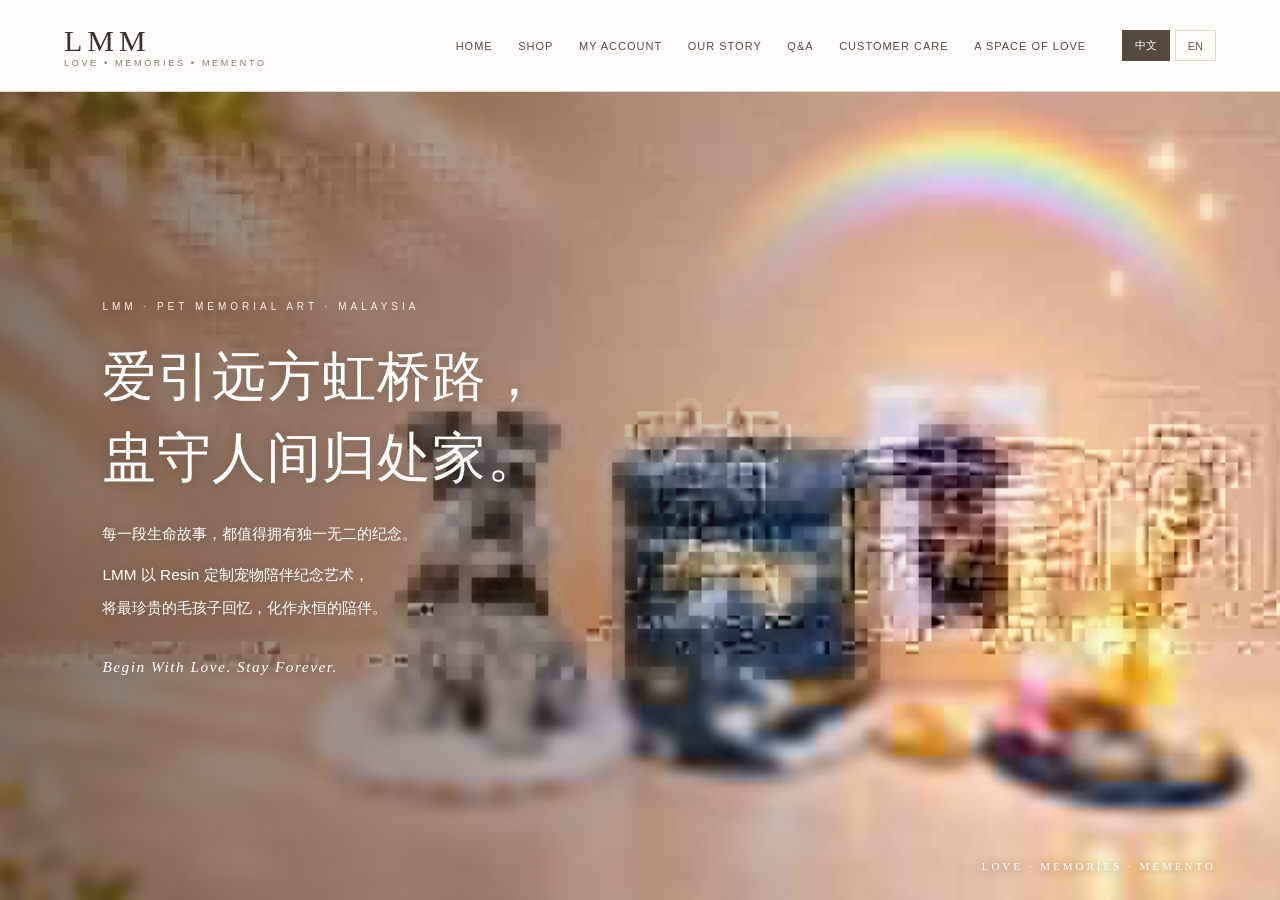
<file: index.html>
<!doctype html>
<html lang="zh-Hans">
<head>
<meta charset="utf-8"><meta name="viewport" content="width=device-width,initial-scale=1">
<meta name="description" content="LMM Pet Memorial Art｜从爱开始，一生陪伴。">
<title>LMM｜LOVE • MEMORIES • MEMENTO</title>
<style>
:root{--paper:#f5f1ec;--ink:#37332e;--muted:#73695f;--accent:#a87956;--line:#e5d9cd}
*{box-sizing:border-box}html{scroll-behavior:smooth}body{margin:0;background:var(--paper);color:var(--ink);font-family:Arial,"Noto Sans SC","Microsoft YaHei",sans-serif}
header{height:92px;background:#fffdfb;border-bottom:1px solid var(--line);display:flex;align-items:center;justify-content:space-between;padding:0 5vw;gap:28px}
.brand{text-decoration:none;color:var(--ink);min-width:240px}.brand b{display:block;font:30px Georgia,serif;letter-spacing:5px}.brand span{display:block;font-size:9px;letter-spacing:2.7px;color:#80776e}
nav{display:flex;align-items:center;gap:clamp(12px,2vw,29px);flex-wrap:wrap}nav a{font-size:11px;letter-spacing:1px;text-decoration:none;color:#514a43}nav a:hover{color:var(--accent)}
.lang{display:flex;gap:5px;margin-left:10px}.lang button{border:1px solid var(--line);background:transparent;padding:7px 12px;color:#655a50;cursor:pointer;font-size:11px}.lang button.active{background:#55483d;color:white;border-color:#55483d}
.hero{position:relative;min-height:calc(100vh - 92px);display:flex;align-items:center;padding:7vw 8vw;background:#d9b39a url('assets/lmm-homepage-cover.jpg') center/cover no-repeat}
.hero:before{content:"";position:absolute;inset:0;background:linear-gradient(90deg,rgba(66,43,30,.66) 0%,rgba(66,43,30,.43) 38%,rgba(66,43,30,.04) 73%)}
.copy{position:relative;z-index:1;max-width:650px;color:white;text-shadow:0 1px 12px rgba(35,20,12,.18)}
.kicker{font-size:10px;letter-spacing:4px;text-transform:uppercase;margin-bottom:25px;color:#fff0df}
h1{font:normal clamp(34px,4.2vw,58px)/1.5 Georgia,"Noto Serif SC",serif;margin:0 0 18px;letter-spacing:1px}
.copy p{font-size:clamp(14px,1.2vw,17px);line-height:2.15;margin:8px 0;max-width:620px}
.slogan{margin-top:26px!important;font:italic 18px Georgia,serif;letter-spacing:1.5px}
.copy[hidden]{display:none}
.hero-mark{position:absolute;right:5vw;bottom:28px;color:#fff;font:11px Georgia,serif;letter-spacing:3px;text-shadow:0 1px 8px #72513d}
@media(max-width:900px){header{height:auto;min-height:85px;padding:15px 5vw;align-items:flex-start;flex-direction:column;gap:12px}.brand{min-width:0}nav{gap:12px}.hero{min-height:calc(100vh - 145px);padding:12vw 7vw;background-position:58% center}.hero:before{background:linear-gradient(90deg,rgba(52,37,28,.70),rgba(52,37,28,.24))}.copy{max-width:580px}}
@media(max-width:560px){.brand b{font-size:25px}nav a{font-size:10px}.hero{min-height:78vh;background-position:57% center}.hero:before{background:linear-gradient(90deg,rgba(52,37,28,.72),rgba(52,37,28,.27))}h1{font-size:32px}.copy p{font-size:13px;line-height:1.9}.hero-mark{font-size:9px}}
</style>
</head>
<body>
<header>
<a class="brand" href="index.html"><b>LMM</b><span>LOVE • MEMORIES • MEMENTO</span></a>
<nav aria-label="Main navigation">
<a href="index.html">HOME</a><a href="shop.html">SHOP</a><a href="account.html">MY ACCOUNT</a><a href="our-story.html">OUR STORY</a><a href="qa.html">Q&A</a><a href="customer-care.html">CUSTOMER CARE</a><a href="space-of-love.html">A SPACE OF LOVE</a>
<div class="lang"><button id="zhBtn" class="active" type="button">中文</button><button id="enBtn" type="button">EN</button></div>
</nav>
</header>
<main>
<section class="hero" aria-label="LMM homepage cover">
<div class="copy" id="zhCopy">
<div class="kicker">LMM · PET MEMORIAL ART · MALAYSIA</div>
<h1>爱引远方虹桥路，<br>盅守人间归处家。</h1>
<p>每一段生命故事，都值得拥有独一无二的纪念。</p>
<p>LMM 以 Resin 定制宠物陪伴纪念艺术，<br>将最珍贵的毛孩子回忆，化作永恒的陪伴。</p>
<p class="slogan">Begin With Love. Stay Forever.</p>
</div>
<div class="copy" id="enCopy" hidden>
<div class="kicker">LMM · PET MEMORIAL ART · MALAYSIA</div>
<h1>Beyond the Rainbow Bridge,<br>Love Finds Its Way Home.</h1>
<p>Every life leaves a story worth remembering.<br>Every bond deserves a tribute as unique as the love it holds.</p>
<p>LMM creates bespoke Pet Companion Memorial Art through the artistry of resin, transforming precious memories into timeless keepsakes.</p>
<p class="slogan">Begin With Love. Stay Forever.</p>
</div>
<div class="hero-mark">LOVE · MEMORIES · MEMENTO</div>
</section>
</main>
<script>
const zh=document.getElementById('zhCopy'),en=document.getElementById('enCopy'),zb=document.getElementById('zhBtn'),eb=document.getElementById('enBtn');
function setLang(lang){const isZh=lang==='zh';zh.hidden=!isZh;en.hidden=isZh;zb.classList.toggle('active',isZh);eb.classList.toggle('active',!isZh);document.documentElement.lang=isZh?'zh-Hans':'en'}
zb.addEventListener('click',()=>setLang('zh'));eb.addEventListener('click',()=>setLang('en'));
</script>
</body></html>
</file>
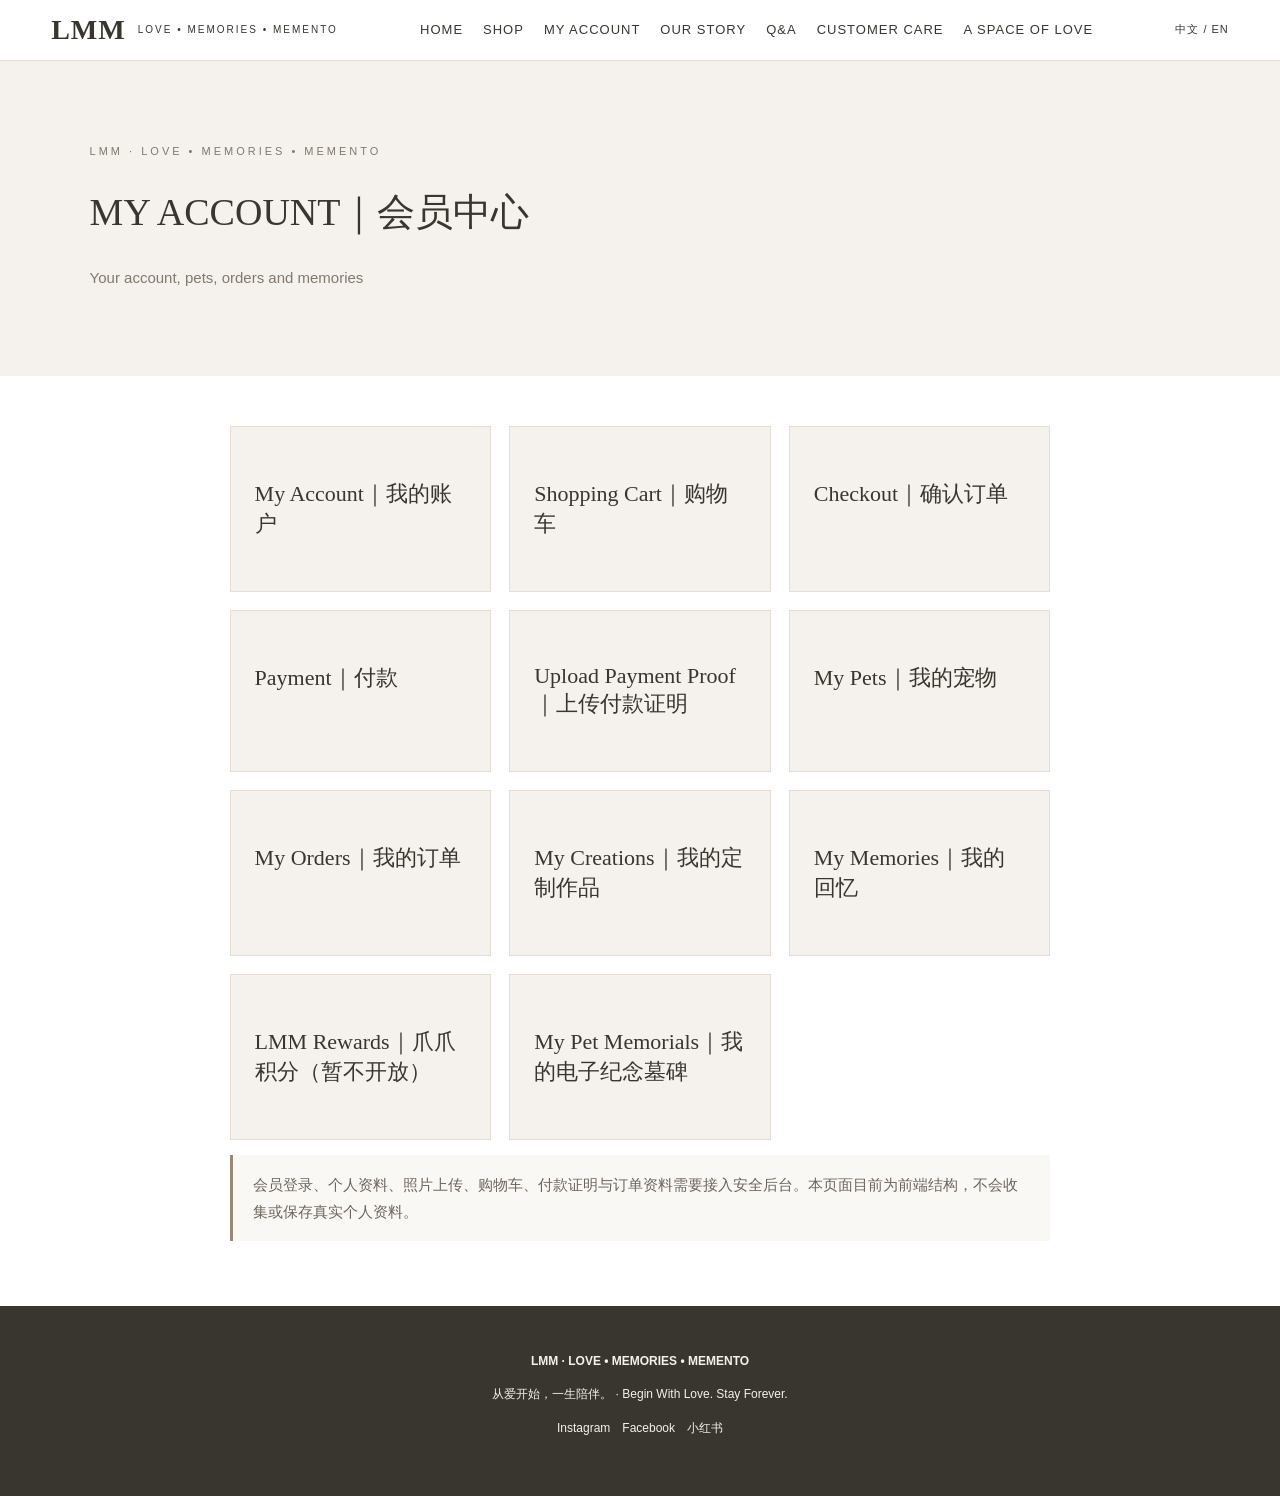
<file: account.html>
<!doctype html><html lang="zh-Hans"><head><meta charset="utf-8"><meta name="viewport" content="width=device-width,initial-scale=1"><title>MY ACCOUNT｜会员中心｜LMM</title><link rel="stylesheet" href="styles.css"><style>
:root{--paper:#f5f1ec;--ink:#39362f;--muted:#81796e;--line:#e6ded4;--accent:#9a8976}
body{margin:0;background:#fff;color:var(--ink);font:15px/1.8 Arial,"Noto Sans SC",sans-serif}
.site-header{position:sticky;top:0;z-index:10;background:#fffF;border-bottom:1px solid var(--line);padding:14px 4vw;display:flex;align-items:center;justify-content:space-between;gap:20px;backdrop-filter:blur(12px)}
.brand{display:flex;align-items:center;gap:12px;text-decoration:none;color:var(--ink);font-size:10px;letter-spacing:2px}.brand-mark{font: bold 28px Georgia;letter-spacing:1px}
.main-nav{display:flex;gap:18px;flex-wrap:wrap}.main-nav a,.lang{color:var(--ink);text-decoration:none;font-size:11px;letter-spacing:1px}
.hero{background:var(--paper);min-height:65vh;display:grid;place-items:center;text-align:center;padding:80px 8vw}.hero-inner{max-width:850px}.eyebrow{letter-spacing:3px;color:var(--muted);font-size:11px}.hero h1{font:normal clamp(28px,4vw,48px)/1.5 Georgia,"Noto Serif SC",serif}.hero p{max-width:720px;margin:18px auto;color:#686157}.slogan{letter-spacing:2px;font-size:12px}
.section{padding:72px 7vw}.section h2,.page-head h1{font:normal clamp(26px,3vw,38px) Georgia,"Noto Serif SC",serif}.muted{color:var(--muted)}.tiles{display:grid;grid-template-columns:repeat(auto-fit,minmax(220px,1fr));gap:18px}.tile{display:block;padding:30px 24px;background:var(--paper);border:1px solid var(--line);color:var(--ink);text-decoration:none;min-height:145px}.tile small{display:block;color:var(--muted);letter-spacing:2px}.tile h3{font:normal 22px Georgia,"Noto Serif SC",serif}.page-head{background:var(--paper);padding:70px 7vw}.content{max-width:1000px;margin:auto;padding:50px 7vw}.content h2{font:normal 24px Georgia,"Noto Serif SC",serif;margin-top:38px}.content li{margin:8px 0}.site-footer{padding:45px 7vw;background:#39362f;color:#f5f1ec;font-size:12px}.notice{padding:16px 20px;background:#faf8f5;border-left:3px solid var(--accent);color:#6d655b}.button-link{display:inline-block;padding:10px 22px;border:1px solid #857765;color:var(--ink);text-decoration:none;margin-top:14px}
@media(max-width:850px){.site-header{align-items:flex-start;flex-direction:column}.main-nav{gap:10px 14px}.hero{min-height:55vh}}
</style></head><body><header class="site-header"><a class="brand" href="index.html"><span class="brand-mark">LMM</span><span>LOVE • MEMORIES • MEMENTO</span></a><nav class="main-nav"><a href="index.html">HOME</a><a href="shop.html">SHOP</a><a href="account.html">MY ACCOUNT</a><a href="our-story.html">OUR STORY</a><a href="qa.html">Q&A</a><a href="customer-care.html">CUSTOMER CARE</a><a href="space-of-love.html">A SPACE OF LOVE</a></nav><a class="lang" href="#language">中文 / EN</a></header><header class="page-head"><p class="eyebrow">LMM · LOVE • MEMORIES • MEMENTO</p><h1>MY ACCOUNT｜会员中心</h1><p class="muted">Your account, pets, orders and memories</p></header><main class="content"><div class="tiles"><div class="tile"><h3>My Account｜我的账户</h3></div><div class="tile"><h3>Shopping Cart｜购物车</h3></div><div class="tile"><h3>Checkout｜确认订单</h3></div><div class="tile"><h3>Payment｜付款</h3></div><div class="tile"><h3>Upload Payment Proof｜上传付款证明</h3></div><div class="tile"><h3>My Pets｜我的宠物</h3></div><div class="tile"><h3>My Orders｜我的订单</h3></div><div class="tile"><h3>My Creations｜我的定制作品</h3></div><div class="tile"><h3>My Memories｜我的回忆</h3></div><div class="tile"><h3>LMM Rewards｜爪爪积分（暂不开放）</h3></div><div class="tile"><h3>My Pet Memorials｜我的电子纪念墓碑</h3></div></div><p class="notice">会员登录、个人资料、照片上传、购物车、付款证明与订单资料需要接入安全后台。本页面目前为前端结构，不会收集或保存真实个人资料。</p></main><footer class="site-footer"><strong>LMM · LOVE • MEMORIES • MEMENTO</strong><p>从爱开始，一生陪伴。 · Begin With Love. Stay Forever.</p><p>Instagram　Facebook　小红书</p></footer></body></html>
</file>
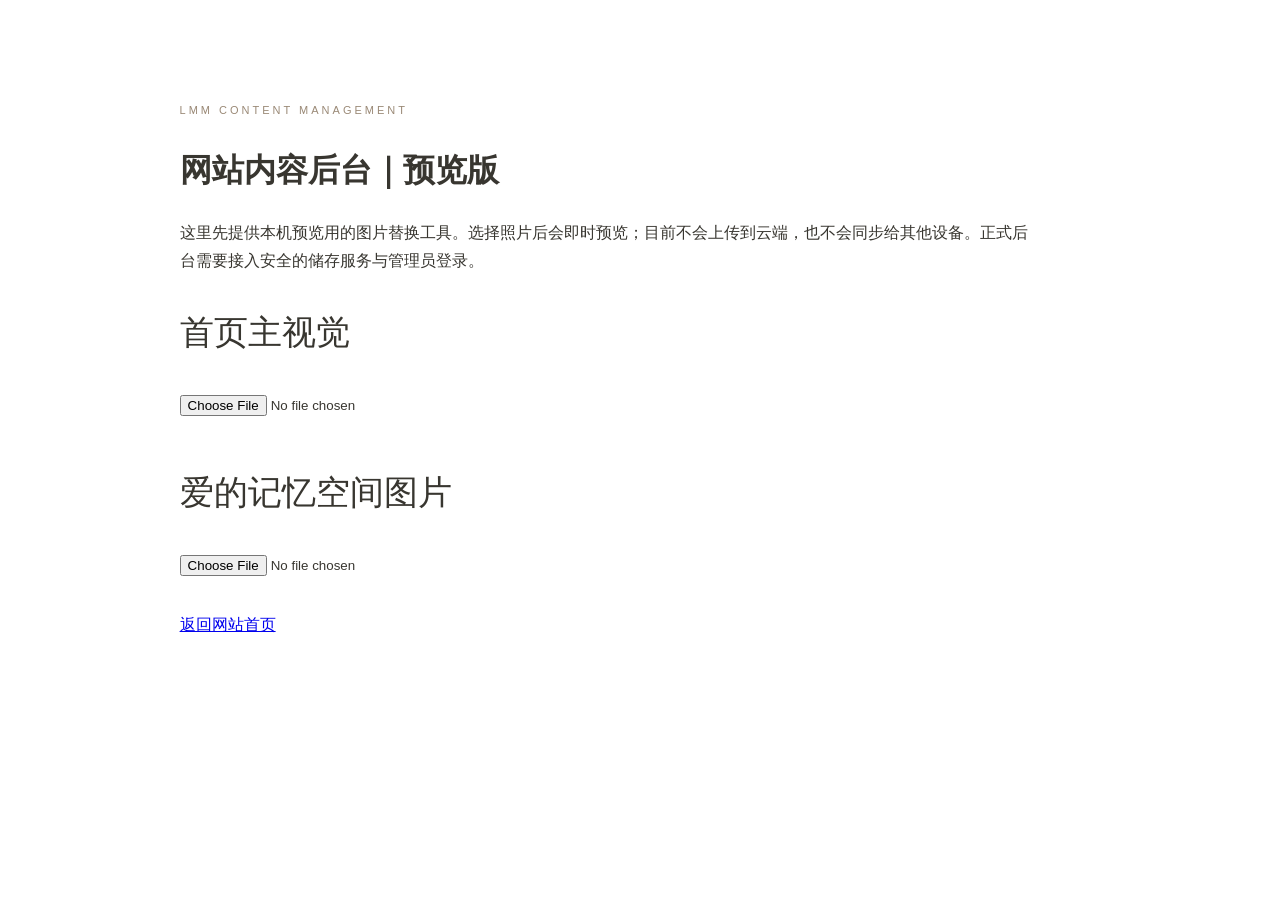
<file: admin.html>
<!doctype html><html lang="zh-Hans"><head><meta charset="utf-8"><meta name="viewport" content="width=device-width,initial-scale=1"><title>LMM Admin</title><link rel="stylesheet" href="styles.css"></head><body><main class="intro"><p class="eyebrow">LMM CONTENT MANAGEMENT</p><h1>网站内容后台｜预览版</h1><p>这里先提供本机预览用的图片替换工具。选择照片后会即时预览；目前不会上传到云端，也不会同步给其他设备。正式后台需要接入安全的储存服务与管理员登录。</p><section><h2>首页主视觉</h2><input type="file" accept="image/*" id="heroFile"><img id="heroPreview" style="display:block;max-width:100%;max-height:360px;margin-top:16px"></section><section><h2>爱的记忆空间图片</h2><input type="file" accept="image/*" id="spaceFile"><img id="spacePreview" style="display:block;max-width:100%;max-height:360px;margin-top:16px"></section><p><a href="index.html">返回网站首页</a></p></main><script>for(const [input,preview,key] of [['heroFile','heroPreview','lmmHeroPreview'],['spaceFile','spacePreview','lmmSpacePreview']]){document.getElementById(input).addEventListener('change',e=>{const f=e.target.files?.[0];if(!f)return;const u=URL.createObjectURL(f);document.getElementById(preview).src=u;try{localStorage.setItem(key,u)}catch(_){}})}</script></body></html>
</file>
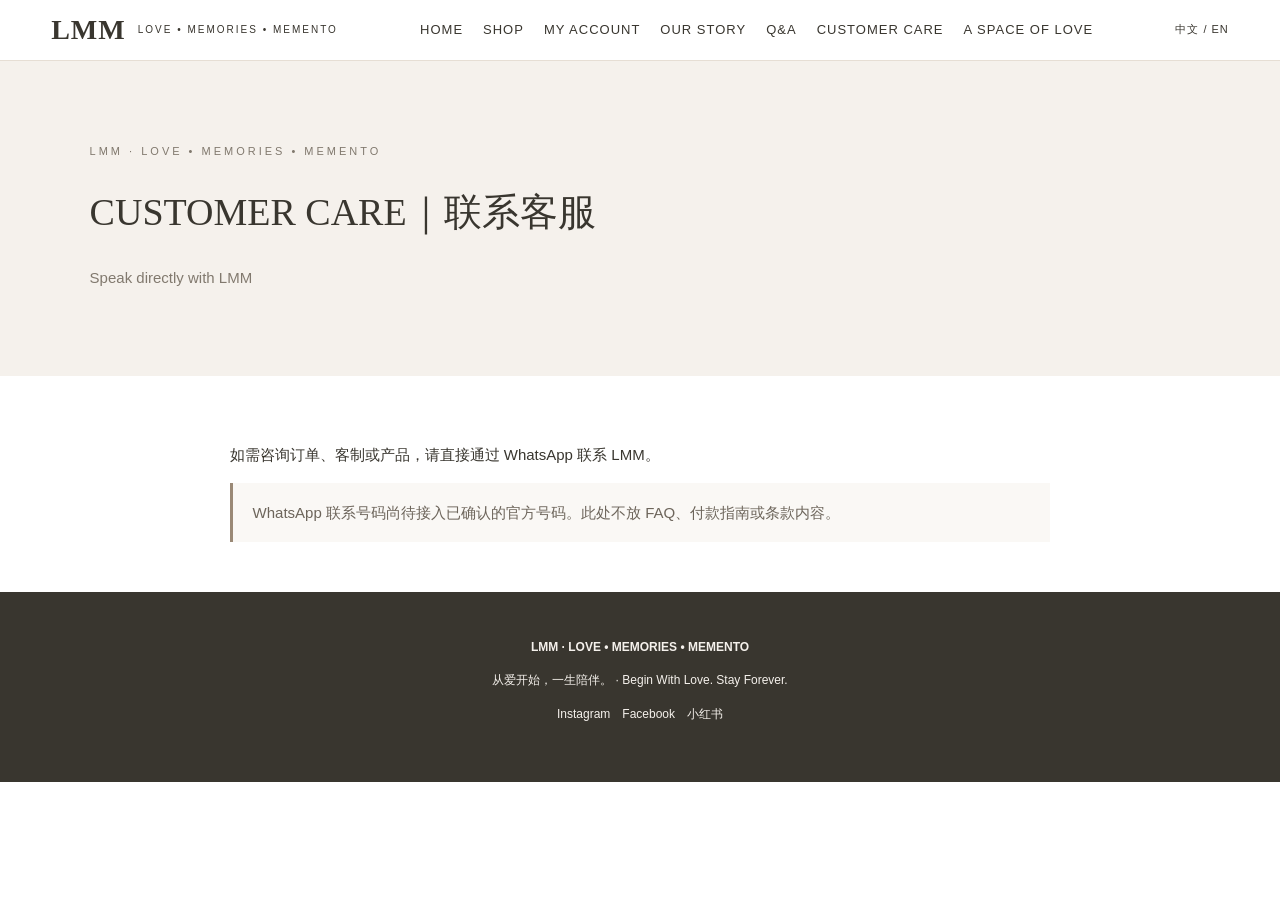
<file: customer-care.html>
<!doctype html><html lang="zh-Hans"><head><meta charset="utf-8"><meta name="viewport" content="width=device-width,initial-scale=1"><title>CUSTOMER CARE｜联系客服｜LMM</title><link rel="stylesheet" href="styles.css"><style>
:root{--paper:#f5f1ec;--ink:#39362f;--muted:#81796e;--line:#e6ded4;--accent:#9a8976}
body{margin:0;background:#fff;color:var(--ink);font:15px/1.8 Arial,"Noto Sans SC",sans-serif}
.site-header{position:sticky;top:0;z-index:10;background:#fffF;border-bottom:1px solid var(--line);padding:14px 4vw;display:flex;align-items:center;justify-content:space-between;gap:20px;backdrop-filter:blur(12px)}
.brand{display:flex;align-items:center;gap:12px;text-decoration:none;color:var(--ink);font-size:10px;letter-spacing:2px}.brand-mark{font: bold 28px Georgia;letter-spacing:1px}
.main-nav{display:flex;gap:18px;flex-wrap:wrap}.main-nav a,.lang{color:var(--ink);text-decoration:none;font-size:11px;letter-spacing:1px}
.hero{background:var(--paper);min-height:65vh;display:grid;place-items:center;text-align:center;padding:80px 8vw}.hero-inner{max-width:850px}.eyebrow{letter-spacing:3px;color:var(--muted);font-size:11px}.hero h1{font:normal clamp(28px,4vw,48px)/1.5 Georgia,"Noto Serif SC",serif}.hero p{max-width:720px;margin:18px auto;color:#686157}.slogan{letter-spacing:2px;font-size:12px}
.section{padding:72px 7vw}.section h2,.page-head h1{font:normal clamp(26px,3vw,38px) Georgia,"Noto Serif SC",serif}.muted{color:var(--muted)}.tiles{display:grid;grid-template-columns:repeat(auto-fit,minmax(220px,1fr));gap:18px}.tile{display:block;padding:30px 24px;background:var(--paper);border:1px solid var(--line);color:var(--ink);text-decoration:none;min-height:145px}.tile small{display:block;color:var(--muted);letter-spacing:2px}.tile h3{font:normal 22px Georgia,"Noto Serif SC",serif}.page-head{background:var(--paper);padding:70px 7vw}.content{max-width:1000px;margin:auto;padding:50px 7vw}.content h2{font:normal 24px Georgia,"Noto Serif SC",serif;margin-top:38px}.content li{margin:8px 0}.site-footer{padding:45px 7vw;background:#39362f;color:#f5f1ec;font-size:12px}.notice{padding:16px 20px;background:#faf8f5;border-left:3px solid var(--accent);color:#6d655b}.button-link{display:inline-block;padding:10px 22px;border:1px solid #857765;color:var(--ink);text-decoration:none;margin-top:14px}
@media(max-width:850px){.site-header{align-items:flex-start;flex-direction:column}.main-nav{gap:10px 14px}.hero{min-height:55vh}}
</style></head><body><header class="site-header"><a class="brand" href="index.html"><span class="brand-mark">LMM</span><span>LOVE • MEMORIES • MEMENTO</span></a><nav class="main-nav"><a href="index.html">HOME</a><a href="shop.html">SHOP</a><a href="account.html">MY ACCOUNT</a><a href="our-story.html">OUR STORY</a><a href="qa.html">Q&A</a><a href="customer-care.html">CUSTOMER CARE</a><a href="space-of-love.html">A SPACE OF LOVE</a></nav><a class="lang" href="#language">中文 / EN</a></header><header class="page-head"><p class="eyebrow">LMM · LOVE • MEMORIES • MEMENTO</p><h1>CUSTOMER CARE｜联系客服</h1><p class="muted">Speak directly with LMM</p></header><main class="content"><p>如需咨询订单、客制或产品，请直接通过 WhatsApp 联系 LMM。</p><div class="notice">WhatsApp 联系号码尚待接入已确认的官方号码。此处不放 FAQ、付款指南或条款内容。</div></main><footer class="site-footer"><strong>LMM · LOVE • MEMORIES • MEMENTO</strong><p>从爱开始，一生陪伴。 · Begin With Love. Stay Forever.</p><p>Instagram　Facebook　小红书</p></footer></body></html>
</file>
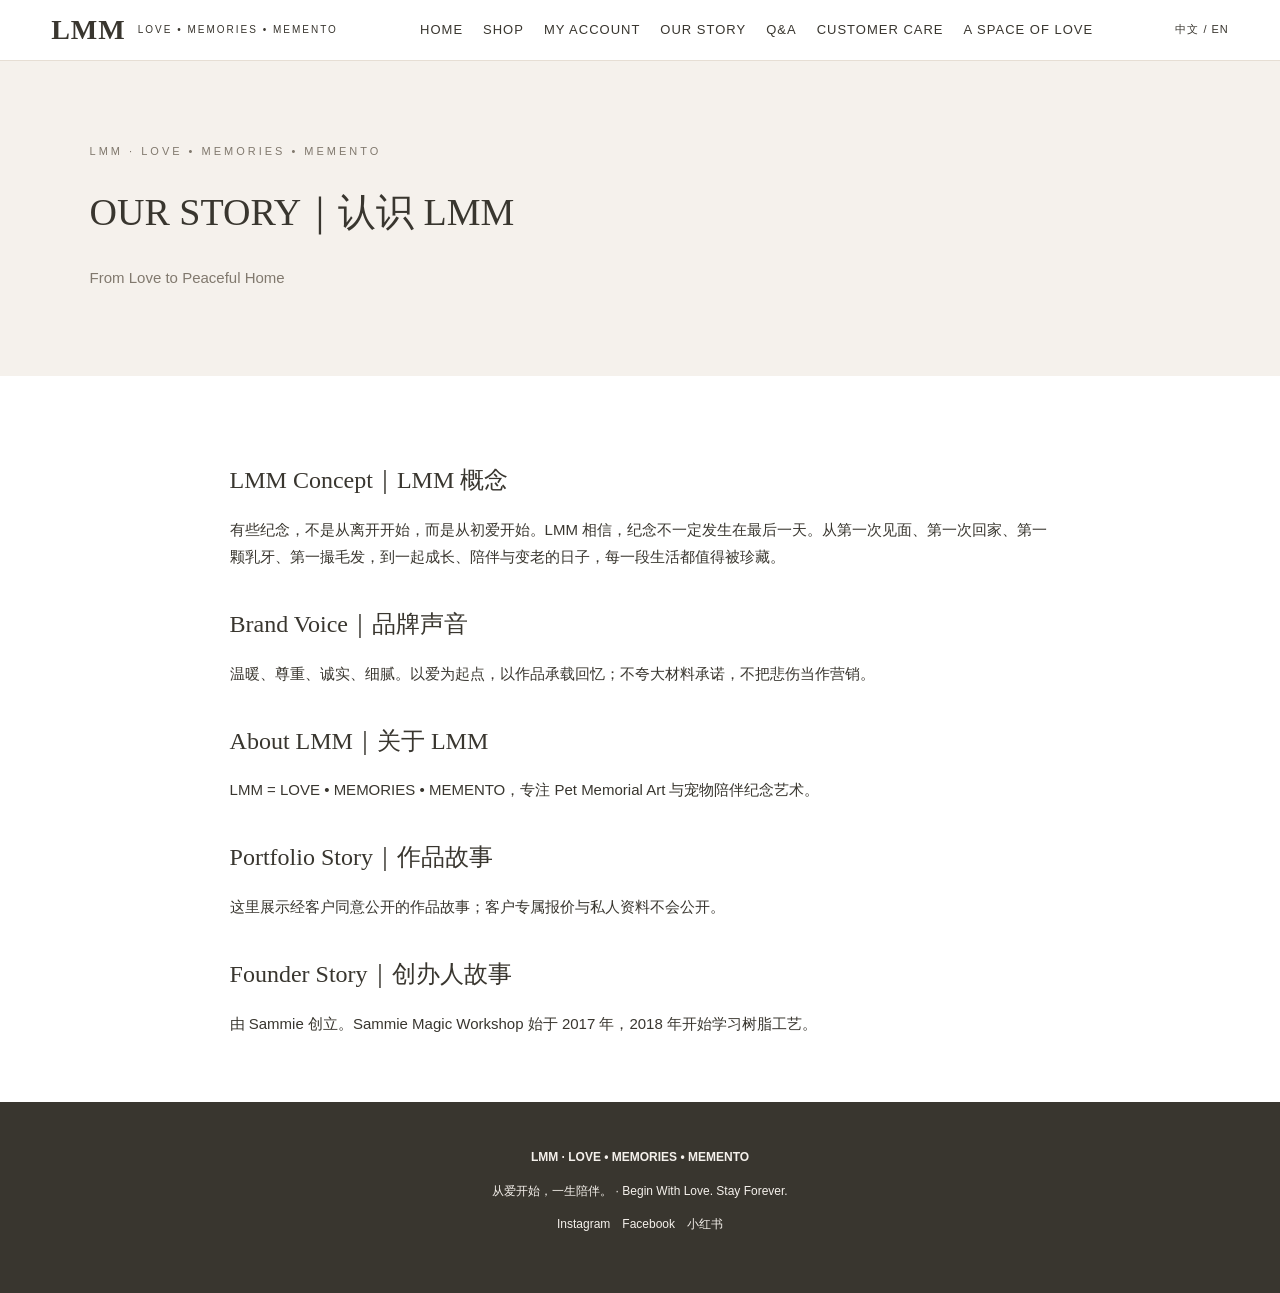
<file: our-story.html>
<!doctype html><html lang="zh-Hans"><head><meta charset="utf-8"><meta name="viewport" content="width=device-width,initial-scale=1"><title>OUR STORY｜认识 LMM｜LMM</title><link rel="stylesheet" href="styles.css"><style>
:root{--paper:#f5f1ec;--ink:#39362f;--muted:#81796e;--line:#e6ded4;--accent:#9a8976}
body{margin:0;background:#fff;color:var(--ink);font:15px/1.8 Arial,"Noto Sans SC",sans-serif}
.site-header{position:sticky;top:0;z-index:10;background:#fffF;border-bottom:1px solid var(--line);padding:14px 4vw;display:flex;align-items:center;justify-content:space-between;gap:20px;backdrop-filter:blur(12px)}
.brand{display:flex;align-items:center;gap:12px;text-decoration:none;color:var(--ink);font-size:10px;letter-spacing:2px}.brand-mark{font: bold 28px Georgia;letter-spacing:1px}
.main-nav{display:flex;gap:18px;flex-wrap:wrap}.main-nav a,.lang{color:var(--ink);text-decoration:none;font-size:11px;letter-spacing:1px}
.hero{background:var(--paper);min-height:65vh;display:grid;place-items:center;text-align:center;padding:80px 8vw}.hero-inner{max-width:850px}.eyebrow{letter-spacing:3px;color:var(--muted);font-size:11px}.hero h1{font:normal clamp(28px,4vw,48px)/1.5 Georgia,"Noto Serif SC",serif}.hero p{max-width:720px;margin:18px auto;color:#686157}.slogan{letter-spacing:2px;font-size:12px}
.section{padding:72px 7vw}.section h2,.page-head h1{font:normal clamp(26px,3vw,38px) Georgia,"Noto Serif SC",serif}.muted{color:var(--muted)}.tiles{display:grid;grid-template-columns:repeat(auto-fit,minmax(220px,1fr));gap:18px}.tile{display:block;padding:30px 24px;background:var(--paper);border:1px solid var(--line);color:var(--ink);text-decoration:none;min-height:145px}.tile small{display:block;color:var(--muted);letter-spacing:2px}.tile h3{font:normal 22px Georgia,"Noto Serif SC",serif}.page-head{background:var(--paper);padding:70px 7vw}.content{max-width:1000px;margin:auto;padding:50px 7vw}.content h2{font:normal 24px Georgia,"Noto Serif SC",serif;margin-top:38px}.content li{margin:8px 0}.site-footer{padding:45px 7vw;background:#39362f;color:#f5f1ec;font-size:12px}.notice{padding:16px 20px;background:#faf8f5;border-left:3px solid var(--accent);color:#6d655b}.button-link{display:inline-block;padding:10px 22px;border:1px solid #857765;color:var(--ink);text-decoration:none;margin-top:14px}
@media(max-width:850px){.site-header{align-items:flex-start;flex-direction:column}.main-nav{gap:10px 14px}.hero{min-height:55vh}}
</style></head><body><header class="site-header"><a class="brand" href="index.html"><span class="brand-mark">LMM</span><span>LOVE • MEMORIES • MEMENTO</span></a><nav class="main-nav"><a href="index.html">HOME</a><a href="shop.html">SHOP</a><a href="account.html">MY ACCOUNT</a><a href="our-story.html">OUR STORY</a><a href="qa.html">Q&A</a><a href="customer-care.html">CUSTOMER CARE</a><a href="space-of-love.html">A SPACE OF LOVE</a></nav><a class="lang" href="#language">中文 / EN</a></header><header class="page-head"><p class="eyebrow">LMM · LOVE • MEMORIES • MEMENTO</p><h1>OUR STORY｜认识 LMM</h1><p class="muted">From Love to Peaceful Home</p></header><main class="content"><h2>LMM Concept｜LMM 概念</h2><p>有些纪念，不是从离开开始，而是从初爱开始。LMM 相信，纪念不一定发生在最后一天。从第一次见面、第一次回家、第一颗乳牙、第一撮毛发，到一起成长、陪伴与变老的日子，每一段生活都值得被珍藏。</p><h2>Brand Voice｜品牌声音</h2><p>温暖、尊重、诚实、细腻。以爱为起点，以作品承载回忆；不夸大材料承诺，不把悲伤当作营销。</p><h2>About LMM｜关于 LMM</h2><p>LMM = LOVE • MEMORIES • MEMENTO，专注 Pet Memorial Art 与宠物陪伴纪念艺术。</p><h2>Portfolio Story｜作品故事</h2><p>这里展示经客户同意公开的作品故事；客户专属报价与私人资料不会公开。</p><h2>Founder Story｜创办人故事</h2><p>由 Sammie 创立。Sammie Magic Workshop 始于 2017 年，2018 年开始学习树脂工艺。</p></main><footer class="site-footer"><strong>LMM · LOVE • MEMORIES • MEMENTO</strong><p>从爱开始，一生陪伴。 · Begin With Love. Stay Forever.</p><p>Instagram　Facebook　小红书</p></footer></body></html>
</file>
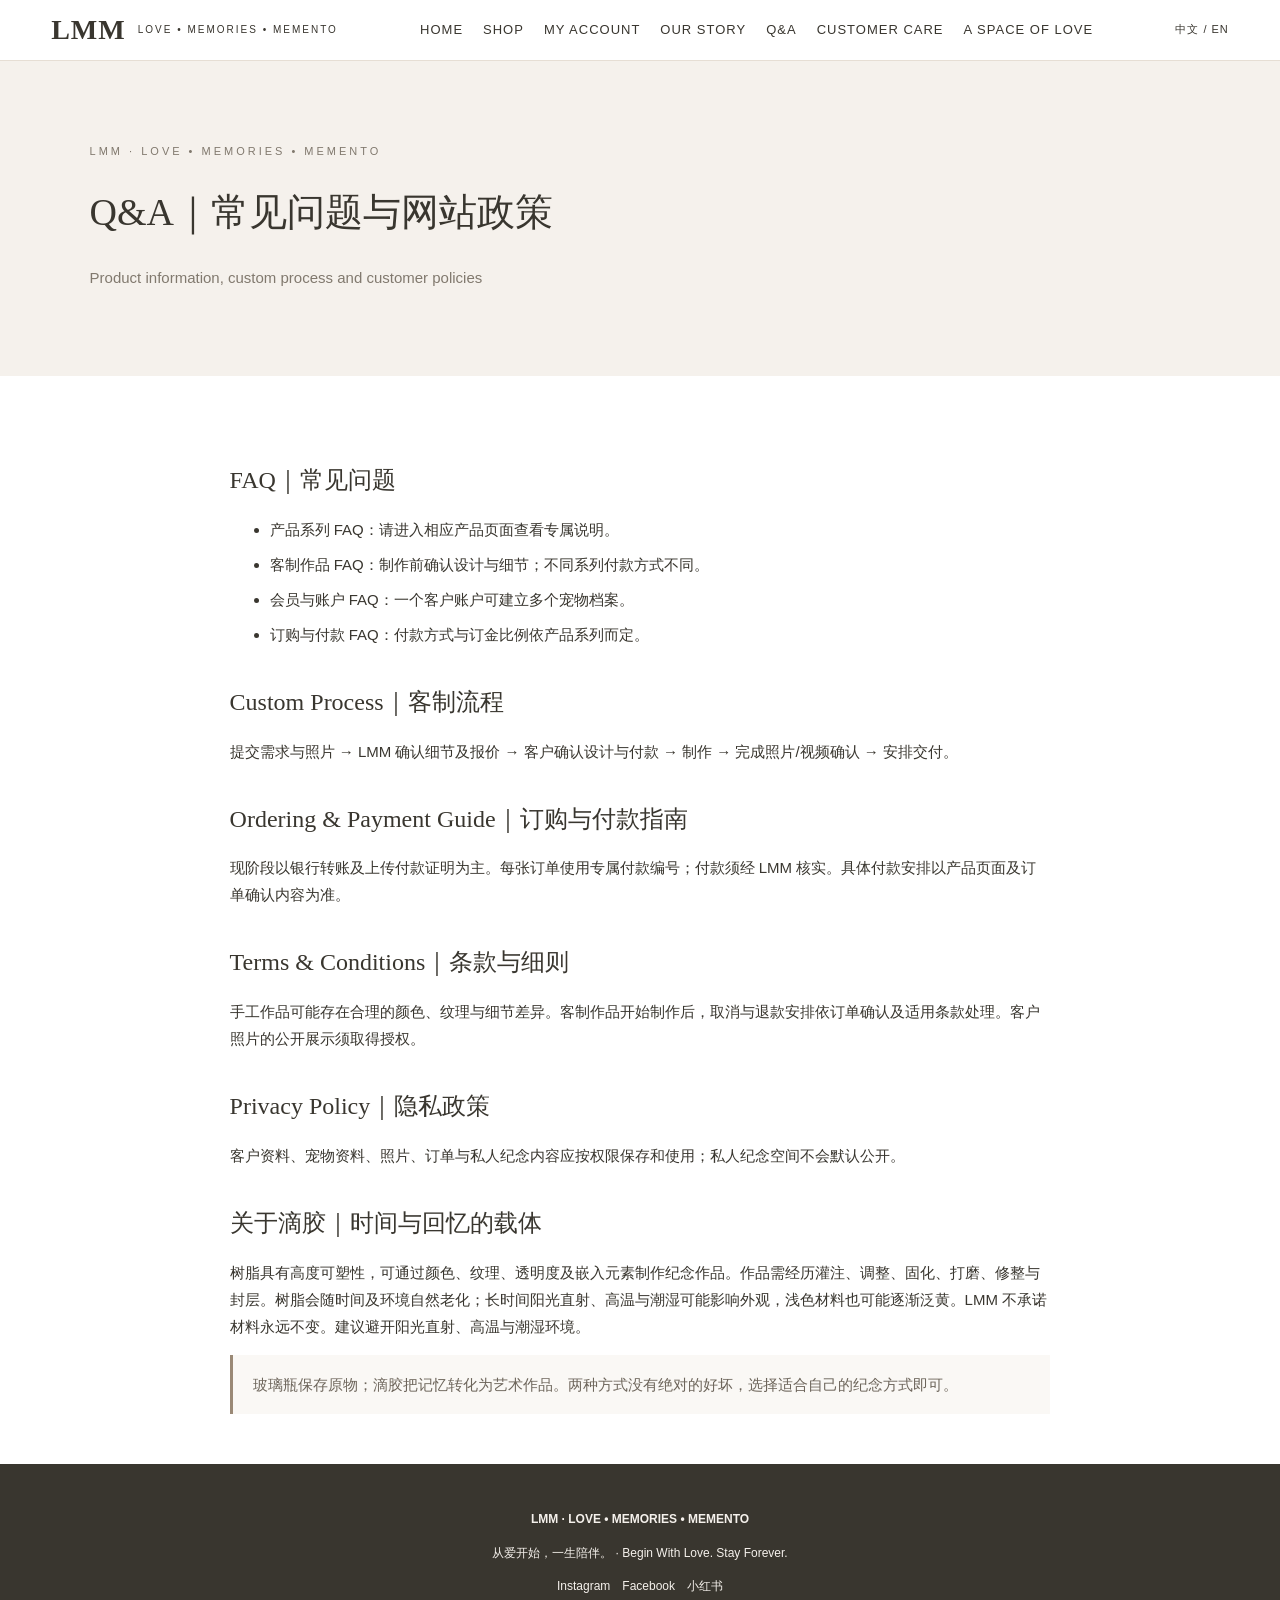
<file: qa.html>
<!doctype html><html lang="zh-Hans"><head><meta charset="utf-8"><meta name="viewport" content="width=device-width,initial-scale=1"><title>Q&A｜常见问题与网站政策｜LMM</title><link rel="stylesheet" href="styles.css"><style>
:root{--paper:#f5f1ec;--ink:#39362f;--muted:#81796e;--line:#e6ded4;--accent:#9a8976}
body{margin:0;background:#fff;color:var(--ink);font:15px/1.8 Arial,"Noto Sans SC",sans-serif}
.site-header{position:sticky;top:0;z-index:10;background:#fffF;border-bottom:1px solid var(--line);padding:14px 4vw;display:flex;align-items:center;justify-content:space-between;gap:20px;backdrop-filter:blur(12px)}
.brand{display:flex;align-items:center;gap:12px;text-decoration:none;color:var(--ink);font-size:10px;letter-spacing:2px}.brand-mark{font: bold 28px Georgia;letter-spacing:1px}
.main-nav{display:flex;gap:18px;flex-wrap:wrap}.main-nav a,.lang{color:var(--ink);text-decoration:none;font-size:11px;letter-spacing:1px}
.hero{background:var(--paper);min-height:65vh;display:grid;place-items:center;text-align:center;padding:80px 8vw}.hero-inner{max-width:850px}.eyebrow{letter-spacing:3px;color:var(--muted);font-size:11px}.hero h1{font:normal clamp(28px,4vw,48px)/1.5 Georgia,"Noto Serif SC",serif}.hero p{max-width:720px;margin:18px auto;color:#686157}.slogan{letter-spacing:2px;font-size:12px}
.section{padding:72px 7vw}.section h2,.page-head h1{font:normal clamp(26px,3vw,38px) Georgia,"Noto Serif SC",serif}.muted{color:var(--muted)}.tiles{display:grid;grid-template-columns:repeat(auto-fit,minmax(220px,1fr));gap:18px}.tile{display:block;padding:30px 24px;background:var(--paper);border:1px solid var(--line);color:var(--ink);text-decoration:none;min-height:145px}.tile small{display:block;color:var(--muted);letter-spacing:2px}.tile h3{font:normal 22px Georgia,"Noto Serif SC",serif}.page-head{background:var(--paper);padding:70px 7vw}.content{max-width:1000px;margin:auto;padding:50px 7vw}.content h2{font:normal 24px Georgia,"Noto Serif SC",serif;margin-top:38px}.content li{margin:8px 0}.site-footer{padding:45px 7vw;background:#39362f;color:#f5f1ec;font-size:12px}.notice{padding:16px 20px;background:#faf8f5;border-left:3px solid var(--accent);color:#6d655b}.button-link{display:inline-block;padding:10px 22px;border:1px solid #857765;color:var(--ink);text-decoration:none;margin-top:14px}
@media(max-width:850px){.site-header{align-items:flex-start;flex-direction:column}.main-nav{gap:10px 14px}.hero{min-height:55vh}}
</style></head><body><header class="site-header"><a class="brand" href="index.html"><span class="brand-mark">LMM</span><span>LOVE • MEMORIES • MEMENTO</span></a><nav class="main-nav"><a href="index.html">HOME</a><a href="shop.html">SHOP</a><a href="account.html">MY ACCOUNT</a><a href="our-story.html">OUR STORY</a><a href="qa.html">Q&A</a><a href="customer-care.html">CUSTOMER CARE</a><a href="space-of-love.html">A SPACE OF LOVE</a></nav><a class="lang" href="#language">中文 / EN</a></header><header class="page-head"><p class="eyebrow">LMM · LOVE • MEMORIES • MEMENTO</p><h1>Q&A｜常见问题与网站政策</h1><p class="muted">Product information, custom process and customer policies</p></header><main class="content"><h2>FAQ｜常见问题</h2><ul><li>产品系列 FAQ：请进入相应产品页面查看专属说明。</li><li>客制作品 FAQ：制作前确认设计与细节；不同系列付款方式不同。</li><li>会员与账户 FAQ：一个客户账户可建立多个宠物档案。</li><li>订购与付款 FAQ：付款方式与订金比例依产品系列而定。</li></ul><h2>Custom Process｜客制流程</h2><p>提交需求与照片 → LMM 确认细节及报价 → 客户确认设计与付款 → 制作 → 完成照片/视频确认 → 安排交付。</p><h2>Ordering & Payment Guide｜订购与付款指南</h2><p>现阶段以银行转账及上传付款证明为主。每张订单使用专属付款编号；付款须经 LMM 核实。具体付款安排以产品页面及订单确认内容为准。</p><h2>Terms & Conditions｜条款与细则</h2><p>手工作品可能存在合理的颜色、纹理与细节差异。客制作品开始制作后，取消与退款安排依订单确认及适用条款处理。客户照片的公开展示须取得授权。</p><h2>Privacy Policy｜隐私政策</h2><p>客户资料、宠物资料、照片、订单与私人纪念内容应按权限保存和使用；私人纪念空间不会默认公开。</p><h2>关于滴胶｜时间与回忆的载体</h2><p>树脂具有高度可塑性，可通过颜色、纹理、透明度及嵌入元素制作纪念作品。作品需经历灌注、调整、固化、打磨、修整与封层。树脂会随时间及环境自然老化；长时间阳光直射、高温与潮湿可能影响外观，浅色材料也可能逐渐泛黄。LMM 不承诺材料永远不变。建议避开阳光直射、高温与潮湿环境。</p><div class="notice">玻璃瓶保存原物；滴胶把记忆转化为艺术作品。两种方式没有绝对的好坏，选择适合自己的纪念方式即可。</div></main><footer class="site-footer"><strong>LMM · LOVE • MEMORIES • MEMENTO</strong><p>从爱开始，一生陪伴。 · Begin With Love. Stay Forever.</p><p>Instagram　Facebook　小红书</p></footer></body></html>
</file>
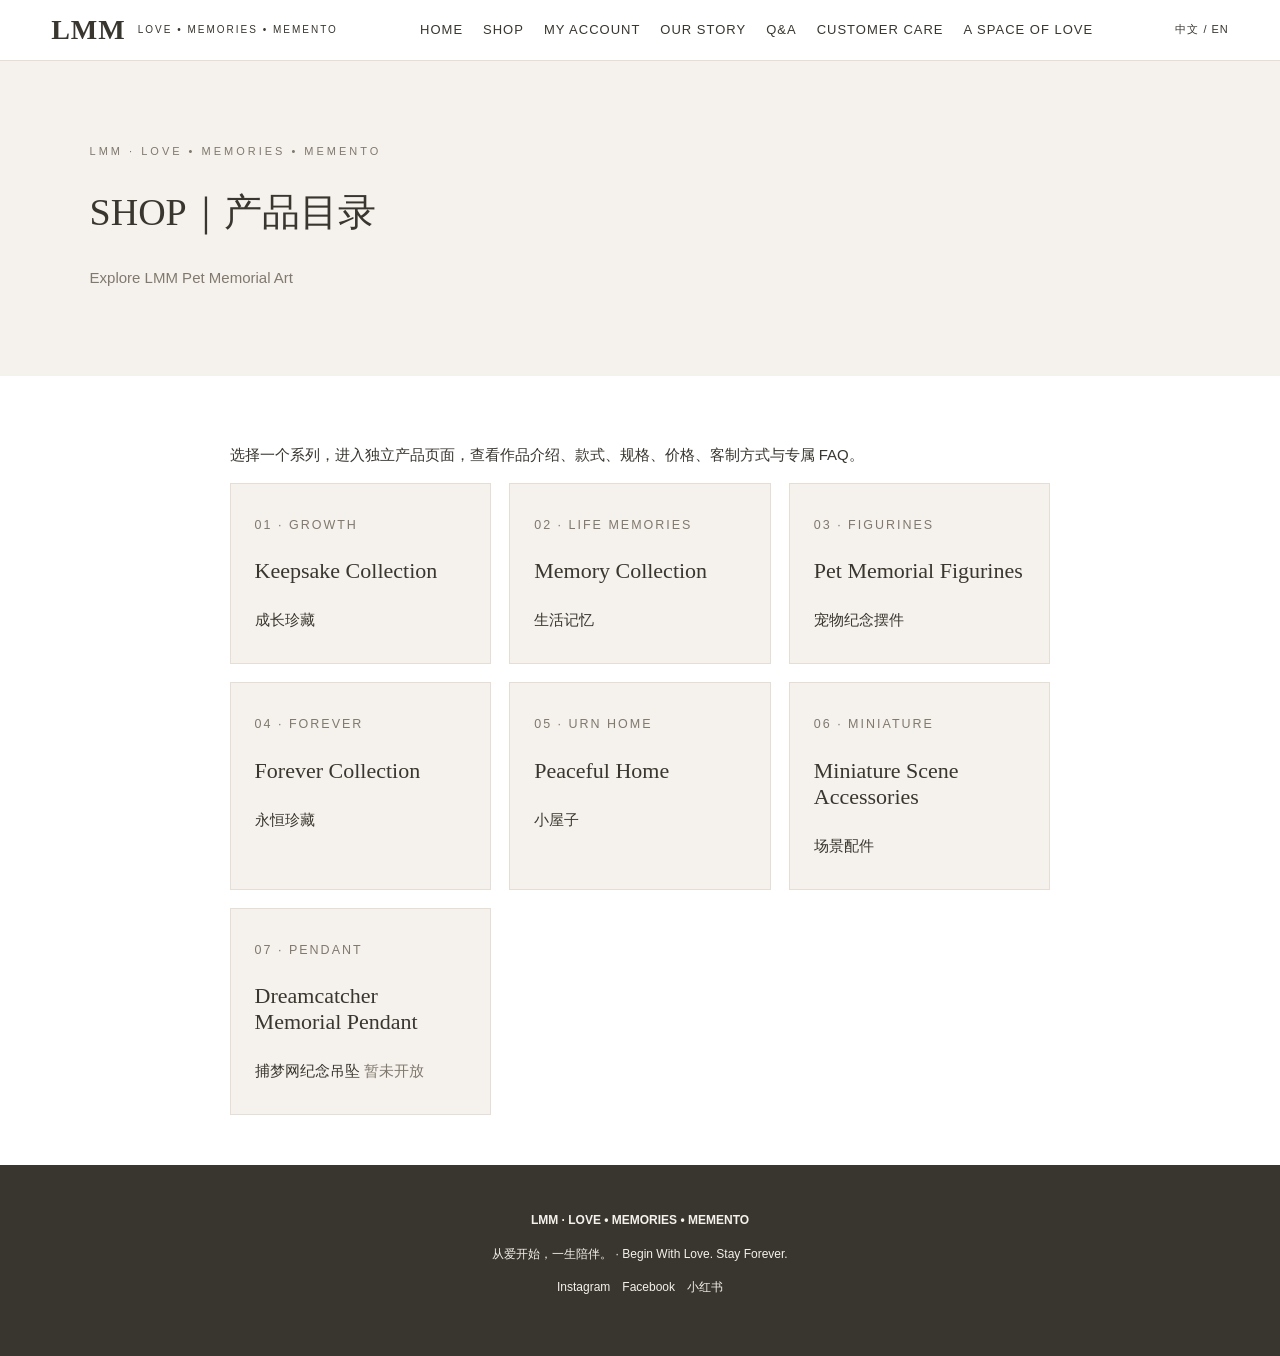
<file: shop.html>
<!doctype html><html lang="zh-Hans"><head><meta charset="utf-8"><meta name="viewport" content="width=device-width,initial-scale=1"><title>SHOP｜产品目录｜LMM</title><link rel="stylesheet" href="styles.css"><style>
:root{--paper:#f5f1ec;--ink:#39362f;--muted:#81796e;--line:#e6ded4;--accent:#9a8976}
body{margin:0;background:#fff;color:var(--ink);font:15px/1.8 Arial,"Noto Sans SC",sans-serif}
.site-header{position:sticky;top:0;z-index:10;background:#fffF;border-bottom:1px solid var(--line);padding:14px 4vw;display:flex;align-items:center;justify-content:space-between;gap:20px;backdrop-filter:blur(12px)}
.brand{display:flex;align-items:center;gap:12px;text-decoration:none;color:var(--ink);font-size:10px;letter-spacing:2px}.brand-mark{font: bold 28px Georgia;letter-spacing:1px}
.main-nav{display:flex;gap:18px;flex-wrap:wrap}.main-nav a,.lang{color:var(--ink);text-decoration:none;font-size:11px;letter-spacing:1px}
.hero{background:var(--paper);min-height:65vh;display:grid;place-items:center;text-align:center;padding:80px 8vw}.hero-inner{max-width:850px}.eyebrow{letter-spacing:3px;color:var(--muted);font-size:11px}.hero h1{font:normal clamp(28px,4vw,48px)/1.5 Georgia,"Noto Serif SC",serif}.hero p{max-width:720px;margin:18px auto;color:#686157}.slogan{letter-spacing:2px;font-size:12px}
.section{padding:72px 7vw}.section h2,.page-head h1{font:normal clamp(26px,3vw,38px) Georgia,"Noto Serif SC",serif}.muted{color:var(--muted)}.tiles{display:grid;grid-template-columns:repeat(auto-fit,minmax(220px,1fr));gap:18px}.tile{display:block;padding:30px 24px;background:var(--paper);border:1px solid var(--line);color:var(--ink);text-decoration:none;min-height:145px}.tile small{display:block;color:var(--muted);letter-spacing:2px}.tile h3{font:normal 22px Georgia,"Noto Serif SC",serif}.page-head{background:var(--paper);padding:70px 7vw}.content{max-width:1000px;margin:auto;padding:50px 7vw}.content h2{font:normal 24px Georgia,"Noto Serif SC",serif;margin-top:38px}.content li{margin:8px 0}.site-footer{padding:45px 7vw;background:#39362f;color:#f5f1ec;font-size:12px}.notice{padding:16px 20px;background:#faf8f5;border-left:3px solid var(--accent);color:#6d655b}.button-link{display:inline-block;padding:10px 22px;border:1px solid #857765;color:var(--ink);text-decoration:none;margin-top:14px}
@media(max-width:850px){.site-header{align-items:flex-start;flex-direction:column}.main-nav{gap:10px 14px}.hero{min-height:55vh}}
</style></head><body><header class="site-header"><a class="brand" href="index.html"><span class="brand-mark">LMM</span><span>LOVE • MEMORIES • MEMENTO</span></a><nav class="main-nav"><a href="index.html">HOME</a><a href="shop.html">SHOP</a><a href="account.html">MY ACCOUNT</a><a href="our-story.html">OUR STORY</a><a href="qa.html">Q&A</a><a href="customer-care.html">CUSTOMER CARE</a><a href="space-of-love.html">A SPACE OF LOVE</a></nav><a class="lang" href="#language">中文 / EN</a></header><header class="page-head"><p class="eyebrow">LMM · LOVE • MEMORIES • MEMENTO</p><h1>SHOP｜产品目录</h1><p class="muted">Explore LMM Pet Memorial Art</p></header><main class="content"><p>选择一个系列，进入独立产品页面，查看作品介绍、款式、规格、价格、客制方式与专属 FAQ。</p><div class="tiles">
<a class="tile" href="products/keepsake.html"><small>01 · GROWTH</small><h3>Keepsake Collection</h3>成长珍藏</a>
<a class="tile" href="products/memory.html"><small>02 · LIFE MEMORIES</small><h3>Memory Collection</h3>生活记忆</a>
<a class="tile" href="products/figurines.html"><small>03 · FIGURINES</small><h3>Pet Memorial Figurines</h3>宠物纪念摆件</a>
<a class="tile" href="products/forever.html"><small>04 · FOREVER</small><h3>Forever Collection</h3>永恒珍藏</a>
<a class="tile" href="products/peaceful-home.html"><small>05 · URN HOME</small><h3>Peaceful Home</h3>小屋子</a>
<a class="tile" href="products/accessories.html"><small>06 · MINIATURE</small><h3>Miniature Scene Accessories</h3>场景配件</a>
<a class="tile" href="products/dreamcatcher.html"><small>07 · PENDANT</small><h3>Dreamcatcher Memorial Pendant</h3>捕梦网纪念吊坠 <span class="muted">暂未开放</span></a></div></main><footer class="site-footer"><strong>LMM · LOVE • MEMORIES • MEMENTO</strong><p>从爱开始，一生陪伴。 · Begin With Love. Stay Forever.</p><p>Instagram　Facebook　小红书</p></footer></body></html>
</file>
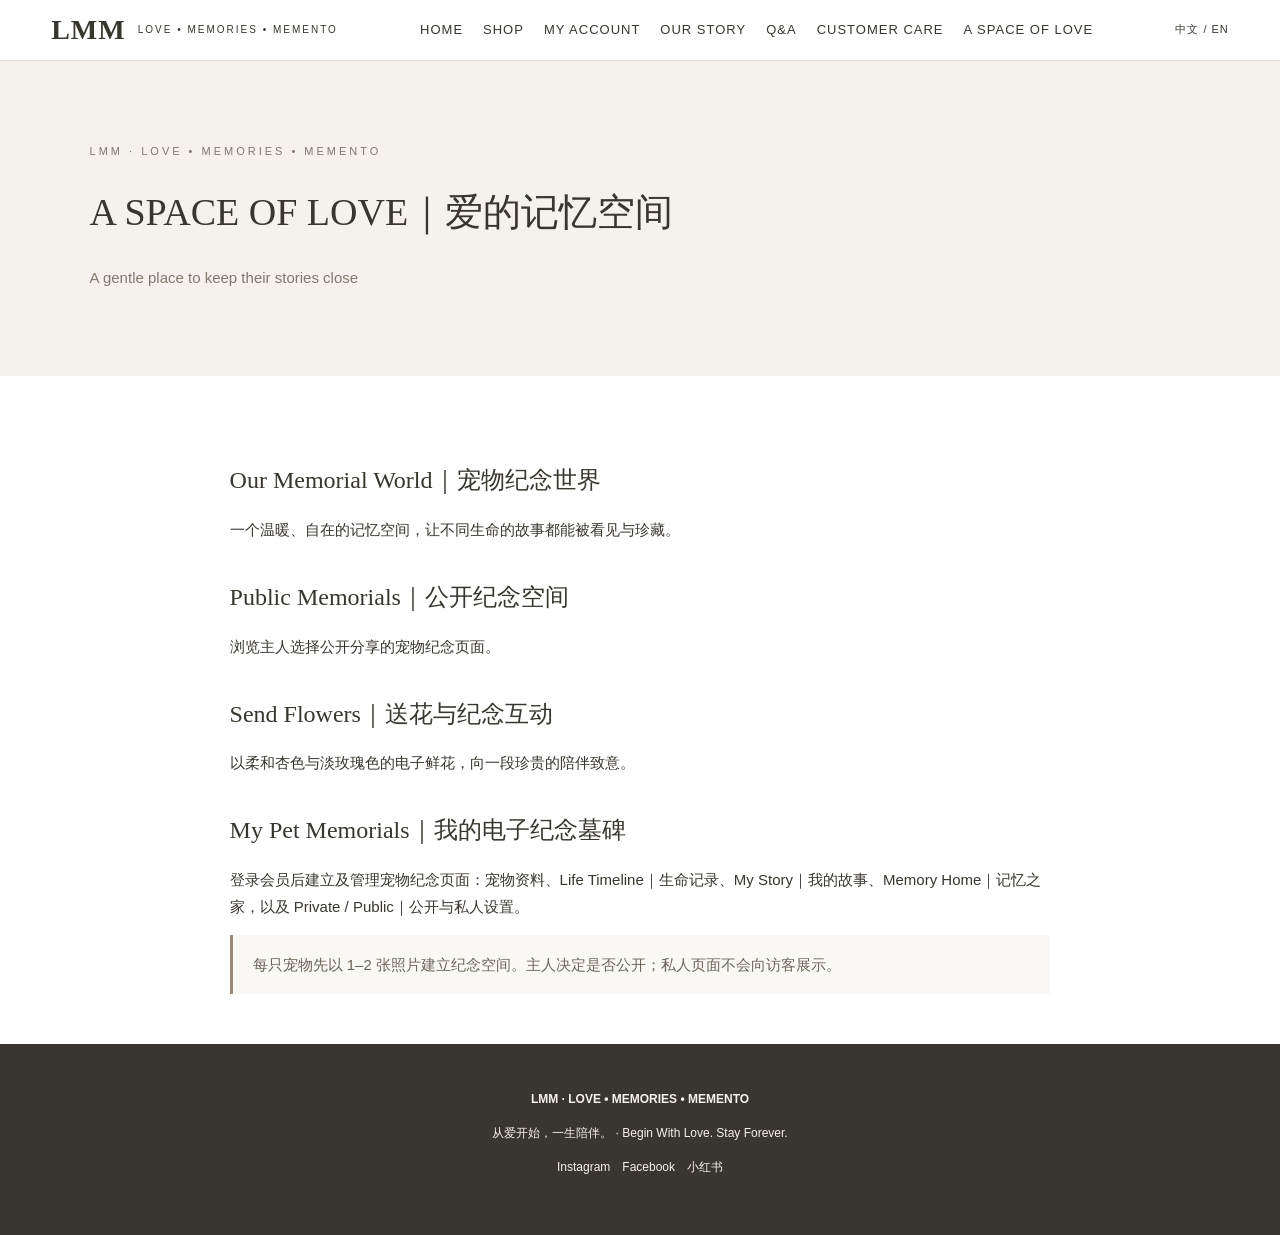
<file: space-of-love.html>
<!doctype html><html lang="zh-Hans"><head><meta charset="utf-8"><meta name="viewport" content="width=device-width,initial-scale=1"><title>A SPACE OF LOVE｜爱的记忆空间｜LMM</title><link rel="stylesheet" href="styles.css"><style>
:root{--paper:#f5f1ec;--ink:#39362f;--muted:#81796e;--line:#e6ded4;--accent:#9a8976}
body{margin:0;background:#fff;color:var(--ink);font:15px/1.8 Arial,"Noto Sans SC",sans-serif}
.site-header{position:sticky;top:0;z-index:10;background:#fffF;border-bottom:1px solid var(--line);padding:14px 4vw;display:flex;align-items:center;justify-content:space-between;gap:20px;backdrop-filter:blur(12px)}
.brand{display:flex;align-items:center;gap:12px;text-decoration:none;color:var(--ink);font-size:10px;letter-spacing:2px}.brand-mark{font: bold 28px Georgia;letter-spacing:1px}
.main-nav{display:flex;gap:18px;flex-wrap:wrap}.main-nav a,.lang{color:var(--ink);text-decoration:none;font-size:11px;letter-spacing:1px}
.hero{background:var(--paper);min-height:65vh;display:grid;place-items:center;text-align:center;padding:80px 8vw}.hero-inner{max-width:850px}.eyebrow{letter-spacing:3px;color:var(--muted);font-size:11px}.hero h1{font:normal clamp(28px,4vw,48px)/1.5 Georgia,"Noto Serif SC",serif}.hero p{max-width:720px;margin:18px auto;color:#686157}.slogan{letter-spacing:2px;font-size:12px}
.section{padding:72px 7vw}.section h2,.page-head h1{font:normal clamp(26px,3vw,38px) Georgia,"Noto Serif SC",serif}.muted{color:var(--muted)}.tiles{display:grid;grid-template-columns:repeat(auto-fit,minmax(220px,1fr));gap:18px}.tile{display:block;padding:30px 24px;background:var(--paper);border:1px solid var(--line);color:var(--ink);text-decoration:none;min-height:145px}.tile small{display:block;color:var(--muted);letter-spacing:2px}.tile h3{font:normal 22px Georgia,"Noto Serif SC",serif}.page-head{background:var(--paper);padding:70px 7vw}.content{max-width:1000px;margin:auto;padding:50px 7vw}.content h2{font:normal 24px Georgia,"Noto Serif SC",serif;margin-top:38px}.content li{margin:8px 0}.site-footer{padding:45px 7vw;background:#39362f;color:#f5f1ec;font-size:12px}.notice{padding:16px 20px;background:#faf8f5;border-left:3px solid var(--accent);color:#6d655b}.button-link{display:inline-block;padding:10px 22px;border:1px solid #857765;color:var(--ink);text-decoration:none;margin-top:14px}
@media(max-width:850px){.site-header{align-items:flex-start;flex-direction:column}.main-nav{gap:10px 14px}.hero{min-height:55vh}}
</style></head><body><header class="site-header"><a class="brand" href="index.html"><span class="brand-mark">LMM</span><span>LOVE • MEMORIES • MEMENTO</span></a><nav class="main-nav"><a href="index.html">HOME</a><a href="shop.html">SHOP</a><a href="account.html">MY ACCOUNT</a><a href="our-story.html">OUR STORY</a><a href="qa.html">Q&A</a><a href="customer-care.html">CUSTOMER CARE</a><a href="space-of-love.html">A SPACE OF LOVE</a></nav><a class="lang" href="#language">中文 / EN</a></header><header class="page-head"><p class="eyebrow">LMM · LOVE • MEMORIES • MEMENTO</p><h1>A SPACE OF LOVE｜爱的记忆空间</h1><p class="muted">A gentle place to keep their stories close</p></header><main class="content"><h2>Our Memorial World｜宠物纪念世界</h2><p>一个温暖、自在的记忆空间，让不同生命的故事都能被看见与珍藏。</p><h2>Public Memorials｜公开纪念空间</h2><p>浏览主人选择公开分享的宠物纪念页面。</p><h2>Send Flowers｜送花与纪念互动</h2><p>以柔和杏色与淡玫瑰色的电子鲜花，向一段珍贵的陪伴致意。</p><h2>My Pet Memorials｜我的电子纪念墓碑</h2><p>登录会员后建立及管理宠物纪念页面：宠物资料、Life Timeline｜生命记录、My Story｜我的故事、Memory Home｜记忆之家，以及 Private / Public｜公开与私人设置。</p><div class="notice">每只宠物先以 1–2 张照片建立纪念空间。主人决定是否公开；私人页面不会向访客展示。</div></main><footer class="site-footer"><strong>LMM · LOVE • MEMORIES • MEMENTO</strong><p>从爱开始，一生陪伴。 · Begin With Love. Stay Forever.</p><p>Instagram　Facebook　小红书</p></footer></body></html>
</file>
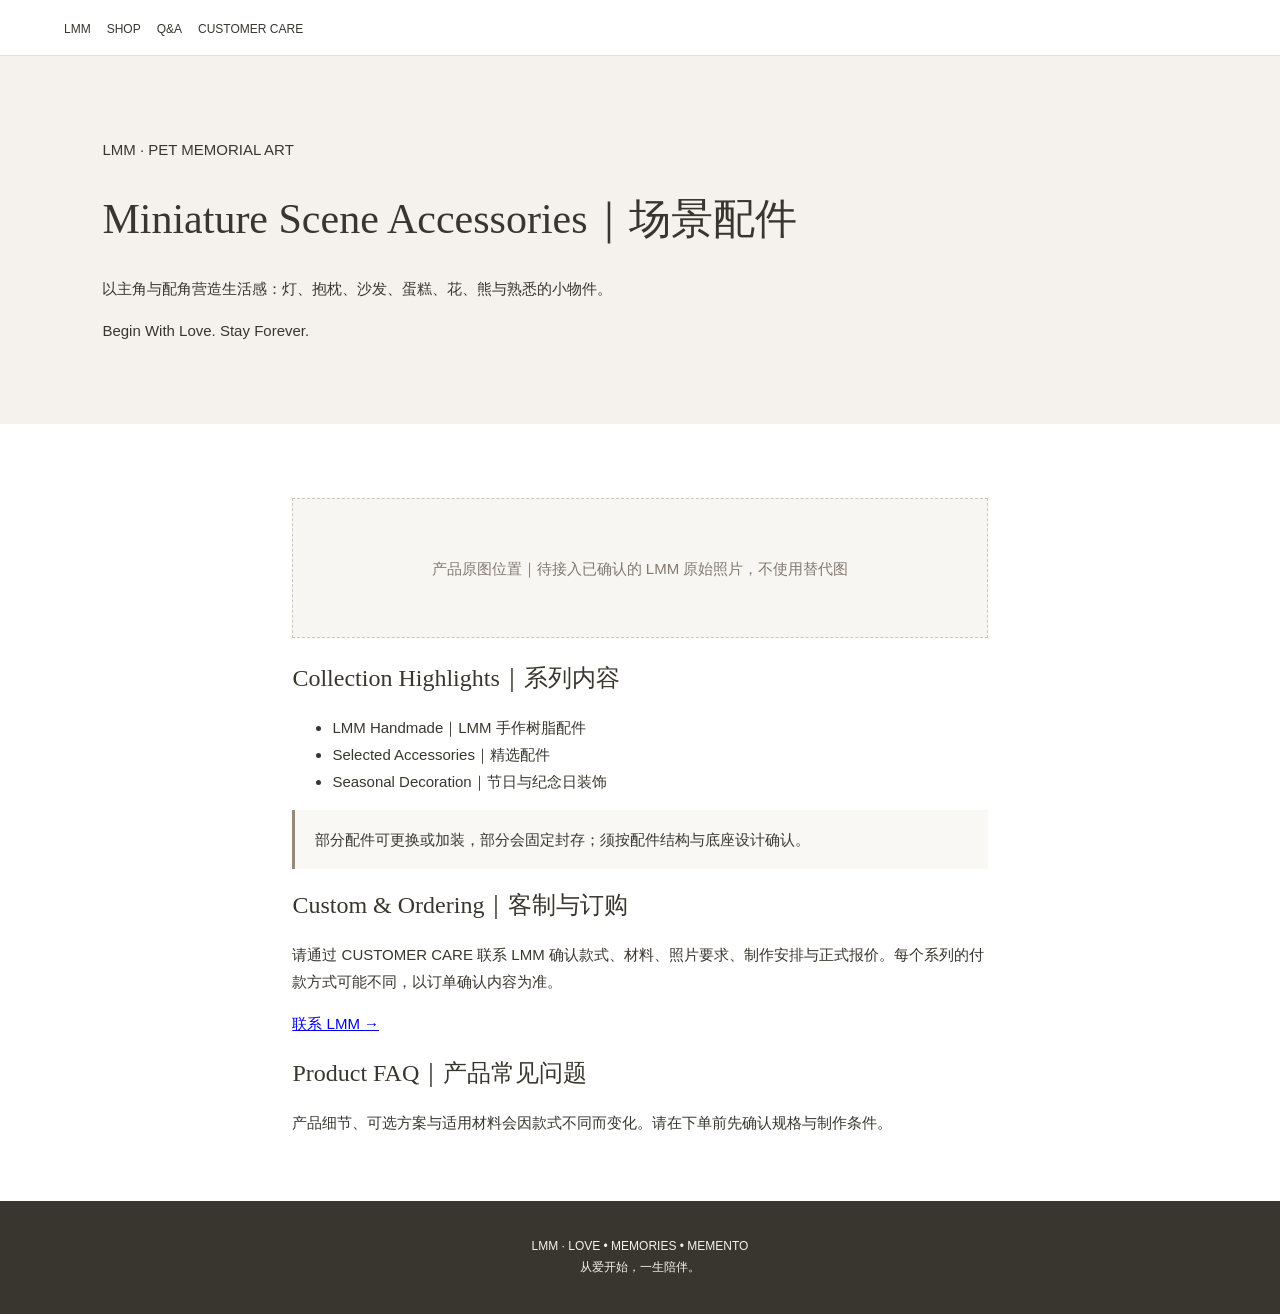
<file: products/accessories.html>
<!doctype html><html lang="zh-Hans"><head><meta charset="utf-8"><meta name="viewport" content="width=device-width,initial-scale=1"><title>Miniature Scene Accessories｜场景配件｜LMM</title><link rel="stylesheet" href="../styles.css"><style>body{margin:0;color:#39362f;font:15px/1.8 Arial,"Noto Sans SC",sans-serif}.top{padding:14px 5vw;border-bottom:1px solid #e6ded4}.top a{color:#39362f;text-decoration:none;margin-right:16px;font-size:12px}.head{padding:65px 8vw;background:#f5f1ec}.head h1{font:normal clamp(28px,4vw,42px) Georgia,"Noto Serif SC",serif}.body{max-width:900px;margin:auto;padding:50px 8vw}.body h2{font:normal 24px Georgia,"Noto Serif SC",serif}.note{background:#faf8f5;border-left:3px solid #9a8976;padding:16px 20px}.gallery{min-height:140px;background:#f8f6f3;border:1px dashed #cfc5b9;display:grid;place-items:center;color:#81796e;margin:24px 0}.foot{background:#39362f;color:#f5f1ec;padding:35px 8vw;font-size:12px}</style></head><body><div class="top"><a href="../index.html">LMM</a><a href="../shop.html">SHOP</a><a href="../qa.html">Q&A</a><a href="../customer-care.html">CUSTOMER CARE</a></div><header class="head"><p> LMM · PET MEMORIAL ART </p><h1>Miniature Scene Accessories｜场景配件</h1><p>以主角与配角营造生活感：灯、抱枕、沙发、蛋糕、花、熊与熟悉的小物件。</p><p>Begin With Love. Stay Forever.</p></header><main class="body"><div class="gallery">产品原图位置｜待接入已确认的 LMM 原始照片，不使用替代图</div><h2>Collection Highlights｜系列内容</h2><ul><li>LMM Handmade｜LMM 手作树脂配件</li><li>Selected Accessories｜精选配件</li><li>Seasonal Decoration｜节日与纪念日装饰</li></ul><div class="note">部分配件可更换或加装，部分会固定封存；须按配件结构与底座设计确认。</div><h2>Custom & Ordering｜客制与订购</h2><p>请通过 CUSTOMER CARE 联系 LMM 确认款式、材料、照片要求、制作安排与正式报价。每个系列的付款方式可能不同，以订单确认内容为准。</p><a href="../customer-care.html">联系 LMM →</a><h2>Product FAQ｜产品常见问题</h2><p>产品细节、可选方案与适用材料会因款式不同而变化。请在下单前先确认规格与制作条件。</p></main><footer class="foot">LMM · LOVE • MEMORIES • MEMENTO<br>从爱开始，一生陪伴。</footer></body></html>
</file>
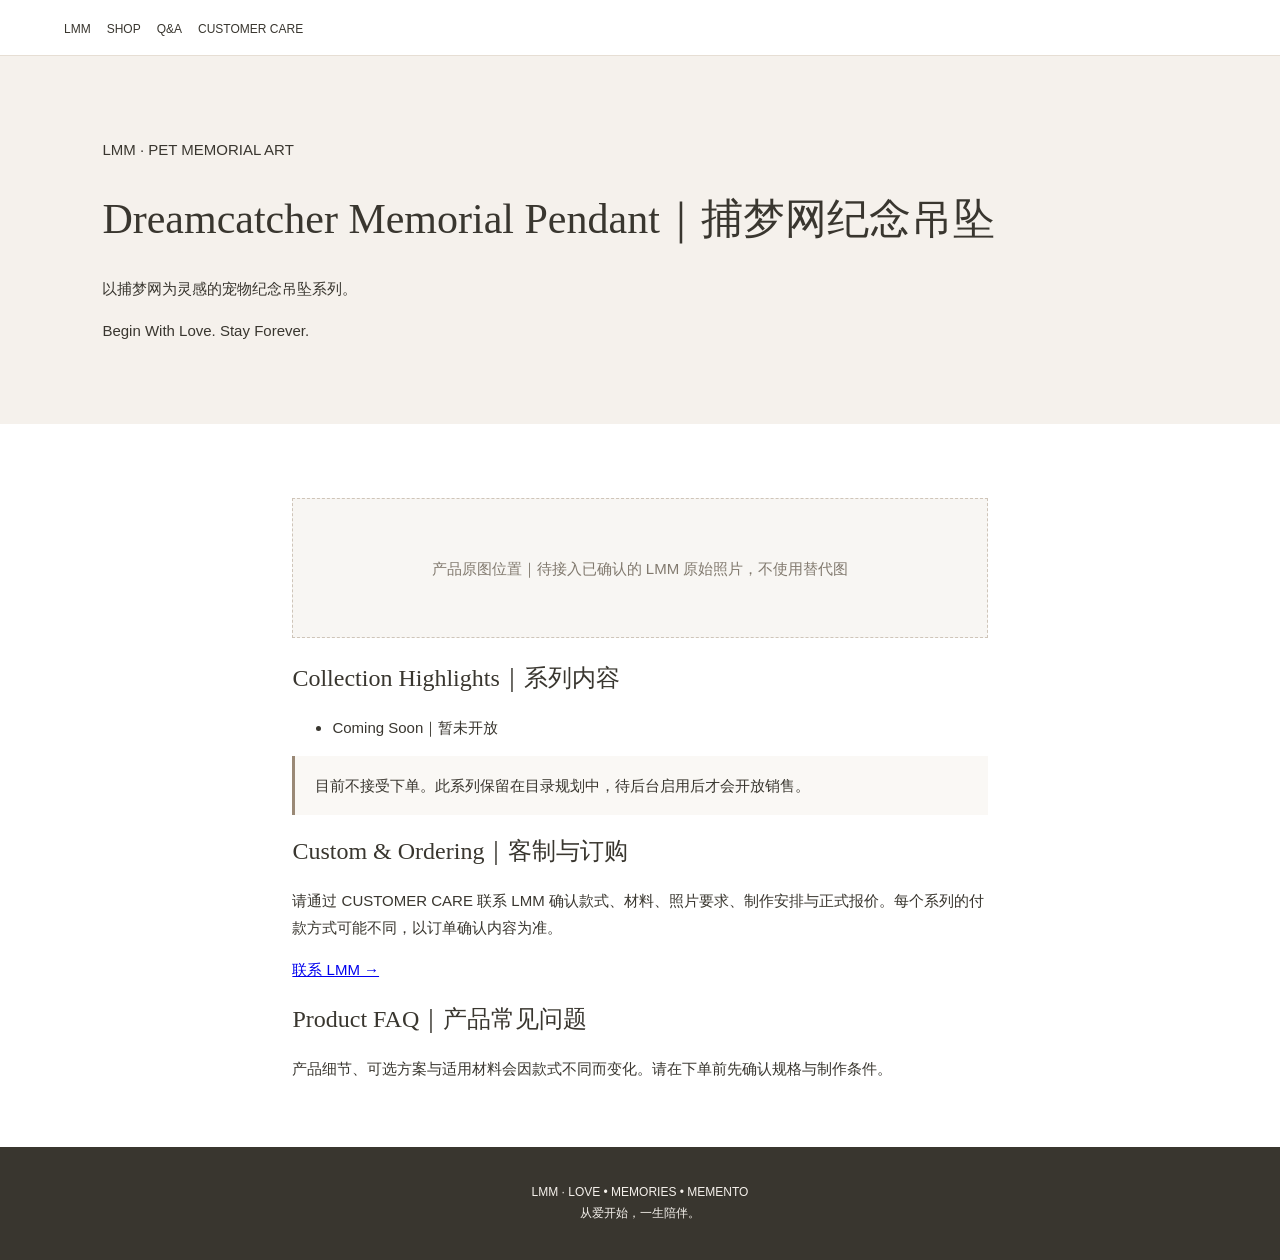
<file: products/dreamcatcher.html>
<!doctype html><html lang="zh-Hans"><head><meta charset="utf-8"><meta name="viewport" content="width=device-width,initial-scale=1"><title>Dreamcatcher Memorial Pendant｜捕梦网纪念吊坠｜LMM</title><link rel="stylesheet" href="../styles.css"><style>body{margin:0;color:#39362f;font:15px/1.8 Arial,"Noto Sans SC",sans-serif}.top{padding:14px 5vw;border-bottom:1px solid #e6ded4}.top a{color:#39362f;text-decoration:none;margin-right:16px;font-size:12px}.head{padding:65px 8vw;background:#f5f1ec}.head h1{font:normal clamp(28px,4vw,42px) Georgia,"Noto Serif SC",serif}.body{max-width:900px;margin:auto;padding:50px 8vw}.body h2{font:normal 24px Georgia,"Noto Serif SC",serif}.note{background:#faf8f5;border-left:3px solid #9a8976;padding:16px 20px}.gallery{min-height:140px;background:#f8f6f3;border:1px dashed #cfc5b9;display:grid;place-items:center;color:#81796e;margin:24px 0}.foot{background:#39362f;color:#f5f1ec;padding:35px 8vw;font-size:12px}</style></head><body><div class="top"><a href="../index.html">LMM</a><a href="../shop.html">SHOP</a><a href="../qa.html">Q&A</a><a href="../customer-care.html">CUSTOMER CARE</a></div><header class="head"><p> LMM · PET MEMORIAL ART </p><h1>Dreamcatcher Memorial Pendant｜捕梦网纪念吊坠</h1><p>以捕梦网为灵感的宠物纪念吊坠系列。</p><p>Begin With Love. Stay Forever.</p></header><main class="body"><div class="gallery">产品原图位置｜待接入已确认的 LMM 原始照片，不使用替代图</div><h2>Collection Highlights｜系列内容</h2><ul><li>Coming Soon｜暂未开放</li></ul><div class="note">目前不接受下单。此系列保留在目录规划中，待后台启用后才会开放销售。</div><h2>Custom & Ordering｜客制与订购</h2><p>请通过 CUSTOMER CARE 联系 LMM 确认款式、材料、照片要求、制作安排与正式报价。每个系列的付款方式可能不同，以订单确认内容为准。</p><a href="../customer-care.html">联系 LMM →</a><h2>Product FAQ｜产品常见问题</h2><p>产品细节、可选方案与适用材料会因款式不同而变化。请在下单前先确认规格与制作条件。</p></main><footer class="foot">LMM · LOVE • MEMORIES • MEMENTO<br>从爱开始，一生陪伴。</footer></body></html>
</file>
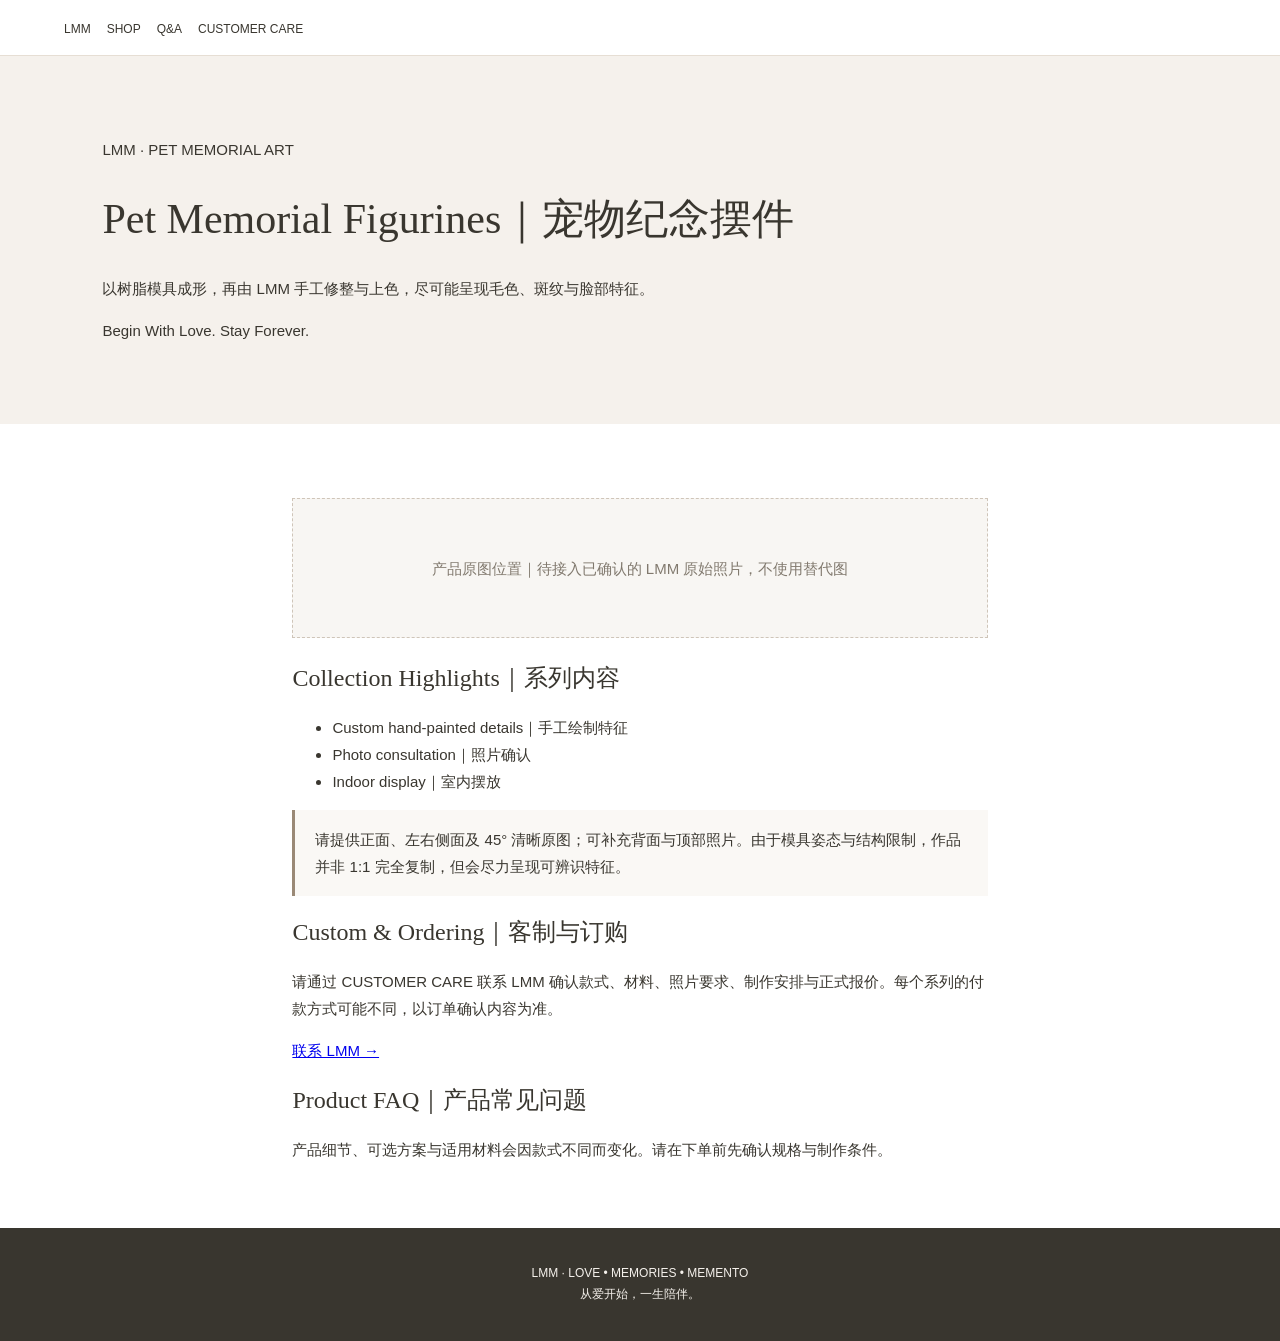
<file: products/figurines.html>
<!doctype html><html lang="zh-Hans"><head><meta charset="utf-8"><meta name="viewport" content="width=device-width,initial-scale=1"><title>Pet Memorial Figurines｜宠物纪念摆件｜LMM</title><link rel="stylesheet" href="../styles.css"><style>body{margin:0;color:#39362f;font:15px/1.8 Arial,"Noto Sans SC",sans-serif}.top{padding:14px 5vw;border-bottom:1px solid #e6ded4}.top a{color:#39362f;text-decoration:none;margin-right:16px;font-size:12px}.head{padding:65px 8vw;background:#f5f1ec}.head h1{font:normal clamp(28px,4vw,42px) Georgia,"Noto Serif SC",serif}.body{max-width:900px;margin:auto;padding:50px 8vw}.body h2{font:normal 24px Georgia,"Noto Serif SC",serif}.note{background:#faf8f5;border-left:3px solid #9a8976;padding:16px 20px}.gallery{min-height:140px;background:#f8f6f3;border:1px dashed #cfc5b9;display:grid;place-items:center;color:#81796e;margin:24px 0}.foot{background:#39362f;color:#f5f1ec;padding:35px 8vw;font-size:12px}</style></head><body><div class="top"><a href="../index.html">LMM</a><a href="../shop.html">SHOP</a><a href="../qa.html">Q&A</a><a href="../customer-care.html">CUSTOMER CARE</a></div><header class="head"><p> LMM · PET MEMORIAL ART </p><h1>Pet Memorial Figurines｜宠物纪念摆件</h1><p>以树脂模具成形，再由 LMM 手工修整与上色，尽可能呈现毛色、斑纹与脸部特征。</p><p>Begin With Love. Stay Forever.</p></header><main class="body"><div class="gallery">产品原图位置｜待接入已确认的 LMM 原始照片，不使用替代图</div><h2>Collection Highlights｜系列内容</h2><ul><li>Custom hand-painted details｜手工绘制特征</li><li>Photo consultation｜照片确认</li><li>Indoor display｜室内摆放</li></ul><div class="note">请提供正面、左右侧面及 45° 清晰原图；可补充背面与顶部照片。由于模具姿态与结构限制，作品并非 1:1 完全复制，但会尽力呈现可辨识特征。</div><h2>Custom & Ordering｜客制与订购</h2><p>请通过 CUSTOMER CARE 联系 LMM 确认款式、材料、照片要求、制作安排与正式报价。每个系列的付款方式可能不同，以订单确认内容为准。</p><a href="../customer-care.html">联系 LMM →</a><h2>Product FAQ｜产品常见问题</h2><p>产品细节、可选方案与适用材料会因款式不同而变化。请在下单前先确认规格与制作条件。</p></main><footer class="foot">LMM · LOVE • MEMORIES • MEMENTO<br>从爱开始，一生陪伴。</footer></body></html>
</file>
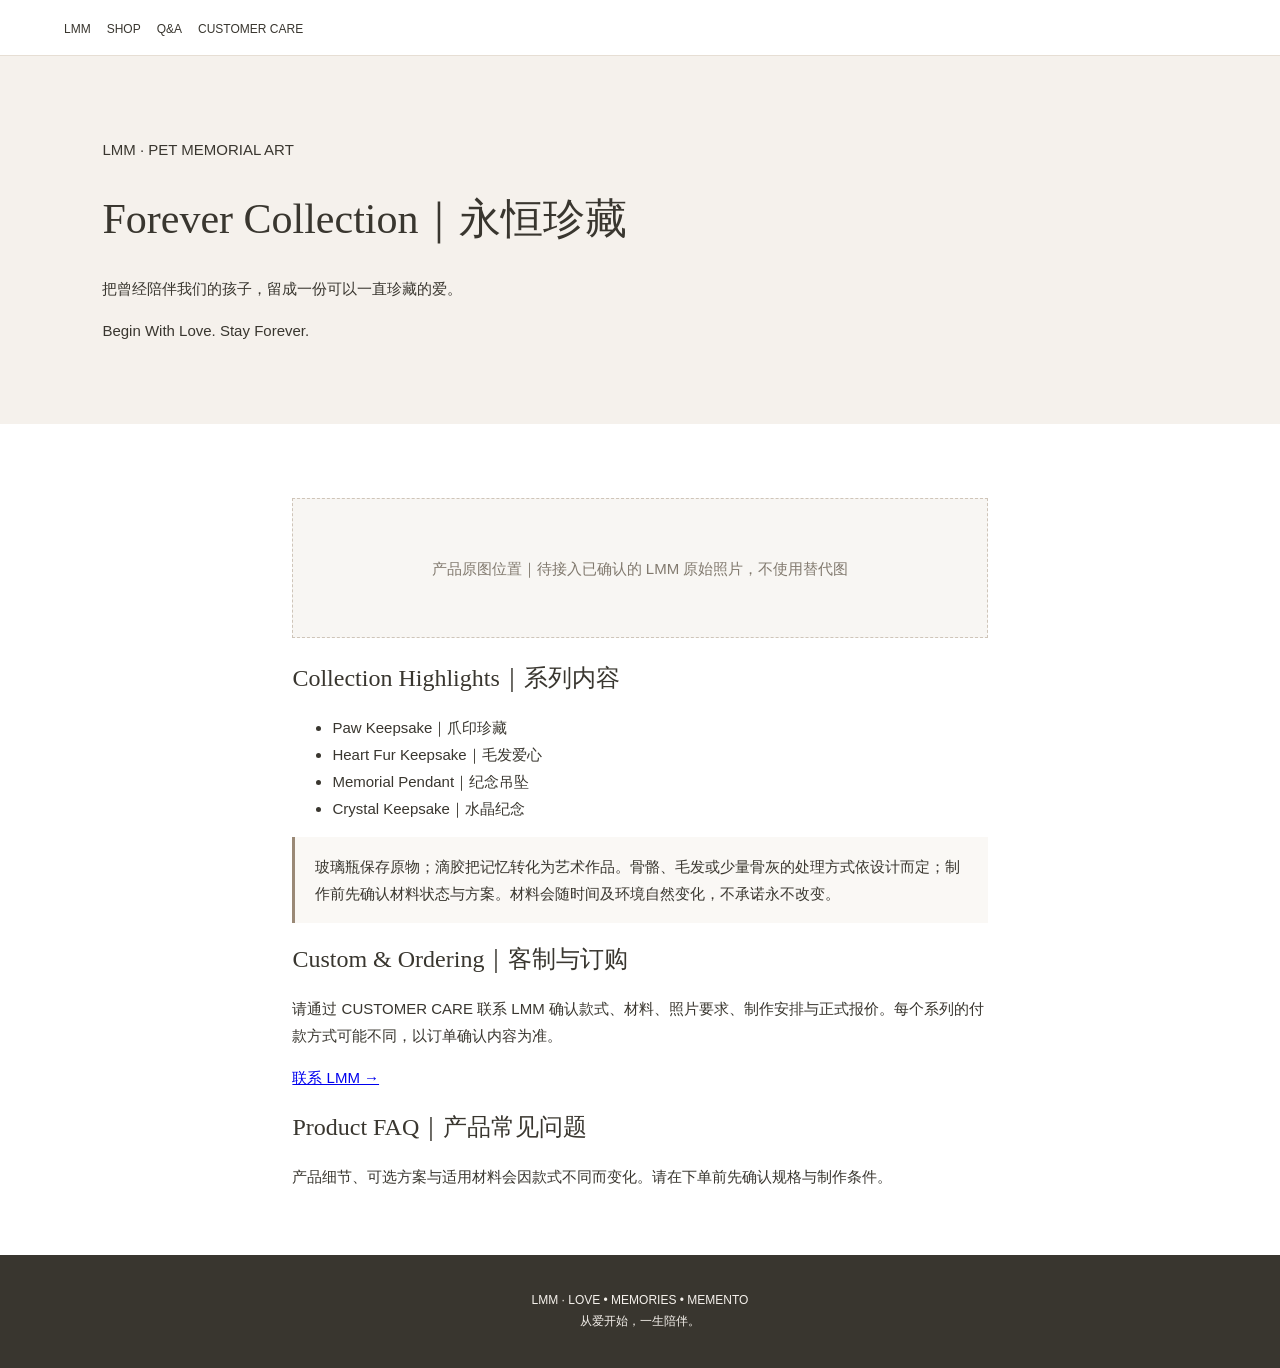
<file: products/forever.html>
<!doctype html><html lang="zh-Hans"><head><meta charset="utf-8"><meta name="viewport" content="width=device-width,initial-scale=1"><title>Forever Collection｜永恒珍藏｜LMM</title><link rel="stylesheet" href="../styles.css"><style>body{margin:0;color:#39362f;font:15px/1.8 Arial,"Noto Sans SC",sans-serif}.top{padding:14px 5vw;border-bottom:1px solid #e6ded4}.top a{color:#39362f;text-decoration:none;margin-right:16px;font-size:12px}.head{padding:65px 8vw;background:#f5f1ec}.head h1{font:normal clamp(28px,4vw,42px) Georgia,"Noto Serif SC",serif}.body{max-width:900px;margin:auto;padding:50px 8vw}.body h2{font:normal 24px Georgia,"Noto Serif SC",serif}.note{background:#faf8f5;border-left:3px solid #9a8976;padding:16px 20px}.gallery{min-height:140px;background:#f8f6f3;border:1px dashed #cfc5b9;display:grid;place-items:center;color:#81796e;margin:24px 0}.foot{background:#39362f;color:#f5f1ec;padding:35px 8vw;font-size:12px}</style></head><body><div class="top"><a href="../index.html">LMM</a><a href="../shop.html">SHOP</a><a href="../qa.html">Q&A</a><a href="../customer-care.html">CUSTOMER CARE</a></div><header class="head"><p> LMM · PET MEMORIAL ART </p><h1>Forever Collection｜永恒珍藏</h1><p>把曾经陪伴我们的孩子，留成一份可以一直珍藏的爱。</p><p>Begin With Love. Stay Forever.</p></header><main class="body"><div class="gallery">产品原图位置｜待接入已确认的 LMM 原始照片，不使用替代图</div><h2>Collection Highlights｜系列内容</h2><ul><li>Paw Keepsake｜爪印珍藏</li><li>Heart Fur Keepsake｜毛发爱心</li><li>Memorial Pendant｜纪念吊坠</li><li>Crystal Keepsake｜水晶纪念</li></ul><div class="note">玻璃瓶保存原物；滴胶把记忆转化为艺术作品。骨骼、毛发或少量骨灰的处理方式依设计而定；制作前先确认材料状态与方案。材料会随时间及环境自然变化，不承诺永不改变。</div><h2>Custom & Ordering｜客制与订购</h2><p>请通过 CUSTOMER CARE 联系 LMM 确认款式、材料、照片要求、制作安排与正式报价。每个系列的付款方式可能不同，以订单确认内容为准。</p><a href="../customer-care.html">联系 LMM →</a><h2>Product FAQ｜产品常见问题</h2><p>产品细节、可选方案与适用材料会因款式不同而变化。请在下单前先确认规格与制作条件。</p></main><footer class="foot">LMM · LOVE • MEMORIES • MEMENTO<br>从爱开始，一生陪伴。</footer></body></html>
</file>
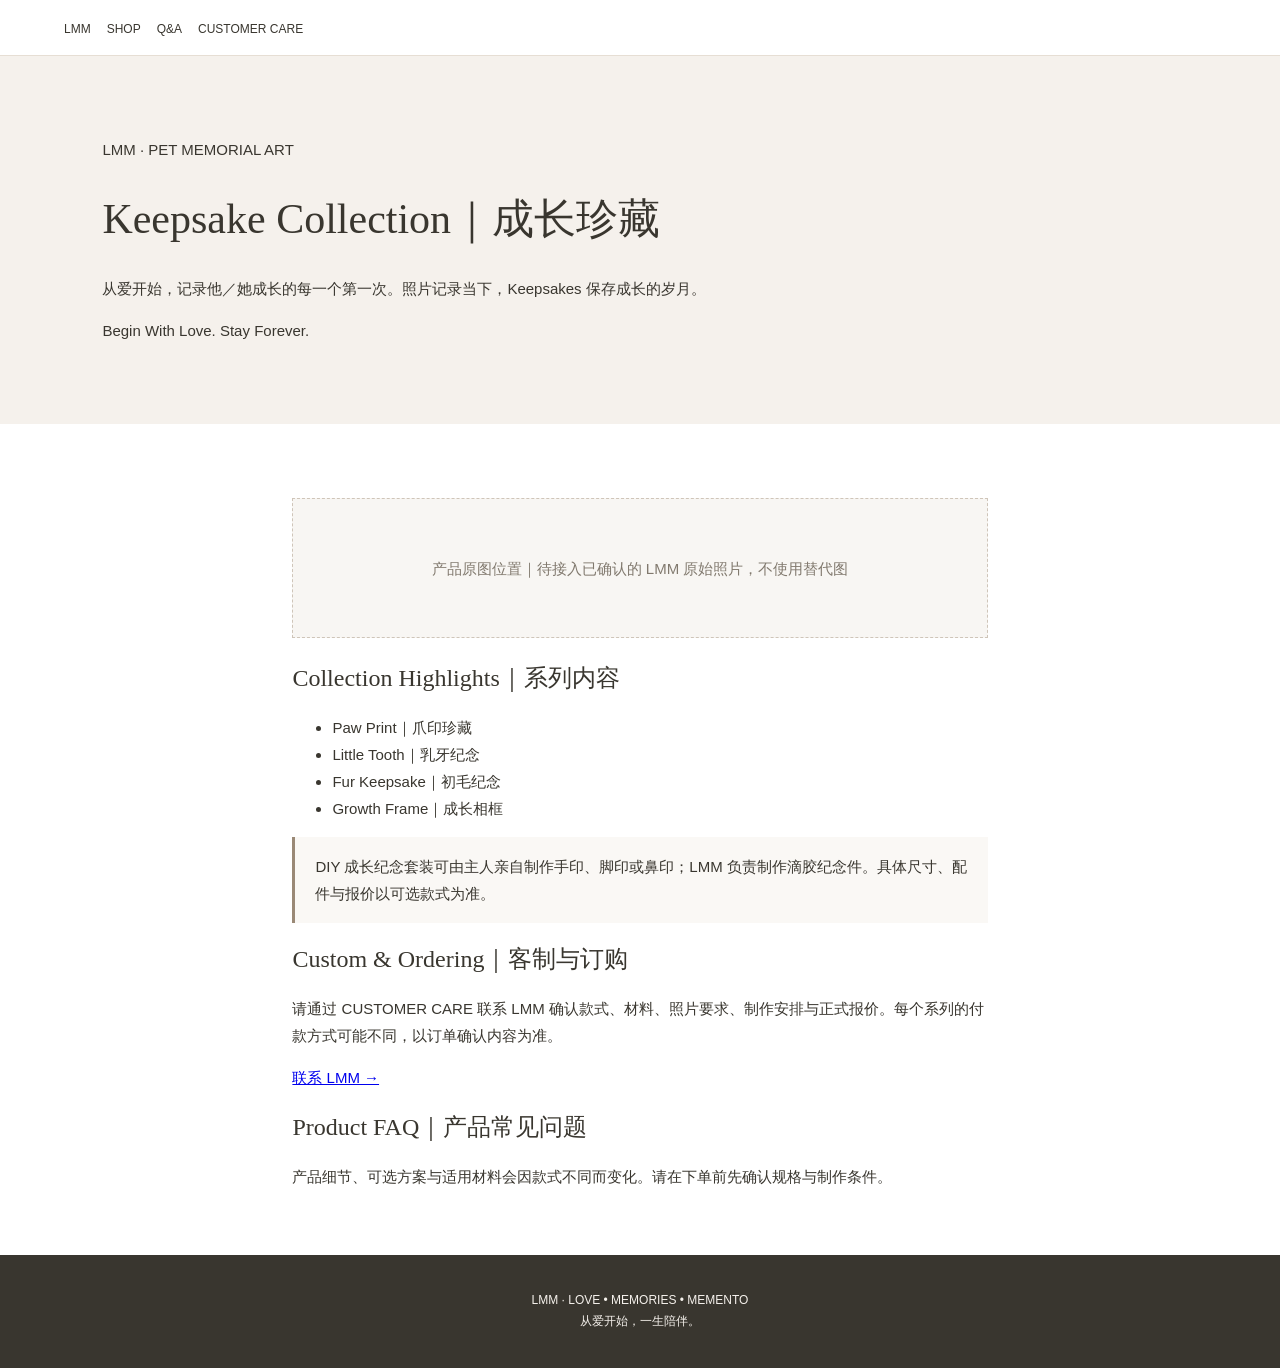
<file: products/keepsake.html>
<!doctype html><html lang="zh-Hans"><head><meta charset="utf-8"><meta name="viewport" content="width=device-width,initial-scale=1"><title>Keepsake Collection｜成长珍藏｜LMM</title><link rel="stylesheet" href="../styles.css"><style>body{margin:0;color:#39362f;font:15px/1.8 Arial,"Noto Sans SC",sans-serif}.top{padding:14px 5vw;border-bottom:1px solid #e6ded4}.top a{color:#39362f;text-decoration:none;margin-right:16px;font-size:12px}.head{padding:65px 8vw;background:#f5f1ec}.head h1{font:normal clamp(28px,4vw,42px) Georgia,"Noto Serif SC",serif}.body{max-width:900px;margin:auto;padding:50px 8vw}.body h2{font:normal 24px Georgia,"Noto Serif SC",serif}.note{background:#faf8f5;border-left:3px solid #9a8976;padding:16px 20px}.gallery{min-height:140px;background:#f8f6f3;border:1px dashed #cfc5b9;display:grid;place-items:center;color:#81796e;margin:24px 0}.foot{background:#39362f;color:#f5f1ec;padding:35px 8vw;font-size:12px}</style></head><body><div class="top"><a href="../index.html">LMM</a><a href="../shop.html">SHOP</a><a href="../qa.html">Q&A</a><a href="../customer-care.html">CUSTOMER CARE</a></div><header class="head"><p> LMM · PET MEMORIAL ART </p><h1>Keepsake Collection｜成长珍藏</h1><p>从爱开始，记录他／她成长的每一个第一次。照片记录当下，Keepsakes 保存成长的岁月。</p><p>Begin With Love. Stay Forever.</p></header><main class="body"><div class="gallery">产品原图位置｜待接入已确认的 LMM 原始照片，不使用替代图</div><h2>Collection Highlights｜系列内容</h2><ul><li>Paw Print｜爪印珍藏</li><li>Little Tooth｜乳牙纪念</li><li>Fur Keepsake｜初毛纪念</li><li>Growth Frame｜成长相框</li></ul><div class="note">DIY 成长纪念套装可由主人亲自制作手印、脚印或鼻印；LMM 负责制作滴胶纪念件。具体尺寸、配件与报价以可选款式为准。</div><h2>Custom & Ordering｜客制与订购</h2><p>请通过 CUSTOMER CARE 联系 LMM 确认款式、材料、照片要求、制作安排与正式报价。每个系列的付款方式可能不同，以订单确认内容为准。</p><a href="../customer-care.html">联系 LMM →</a><h2>Product FAQ｜产品常见问题</h2><p>产品细节、可选方案与适用材料会因款式不同而变化。请在下单前先确认规格与制作条件。</p></main><footer class="foot">LMM · LOVE • MEMORIES • MEMENTO<br>从爱开始，一生陪伴。</footer></body></html>
</file>
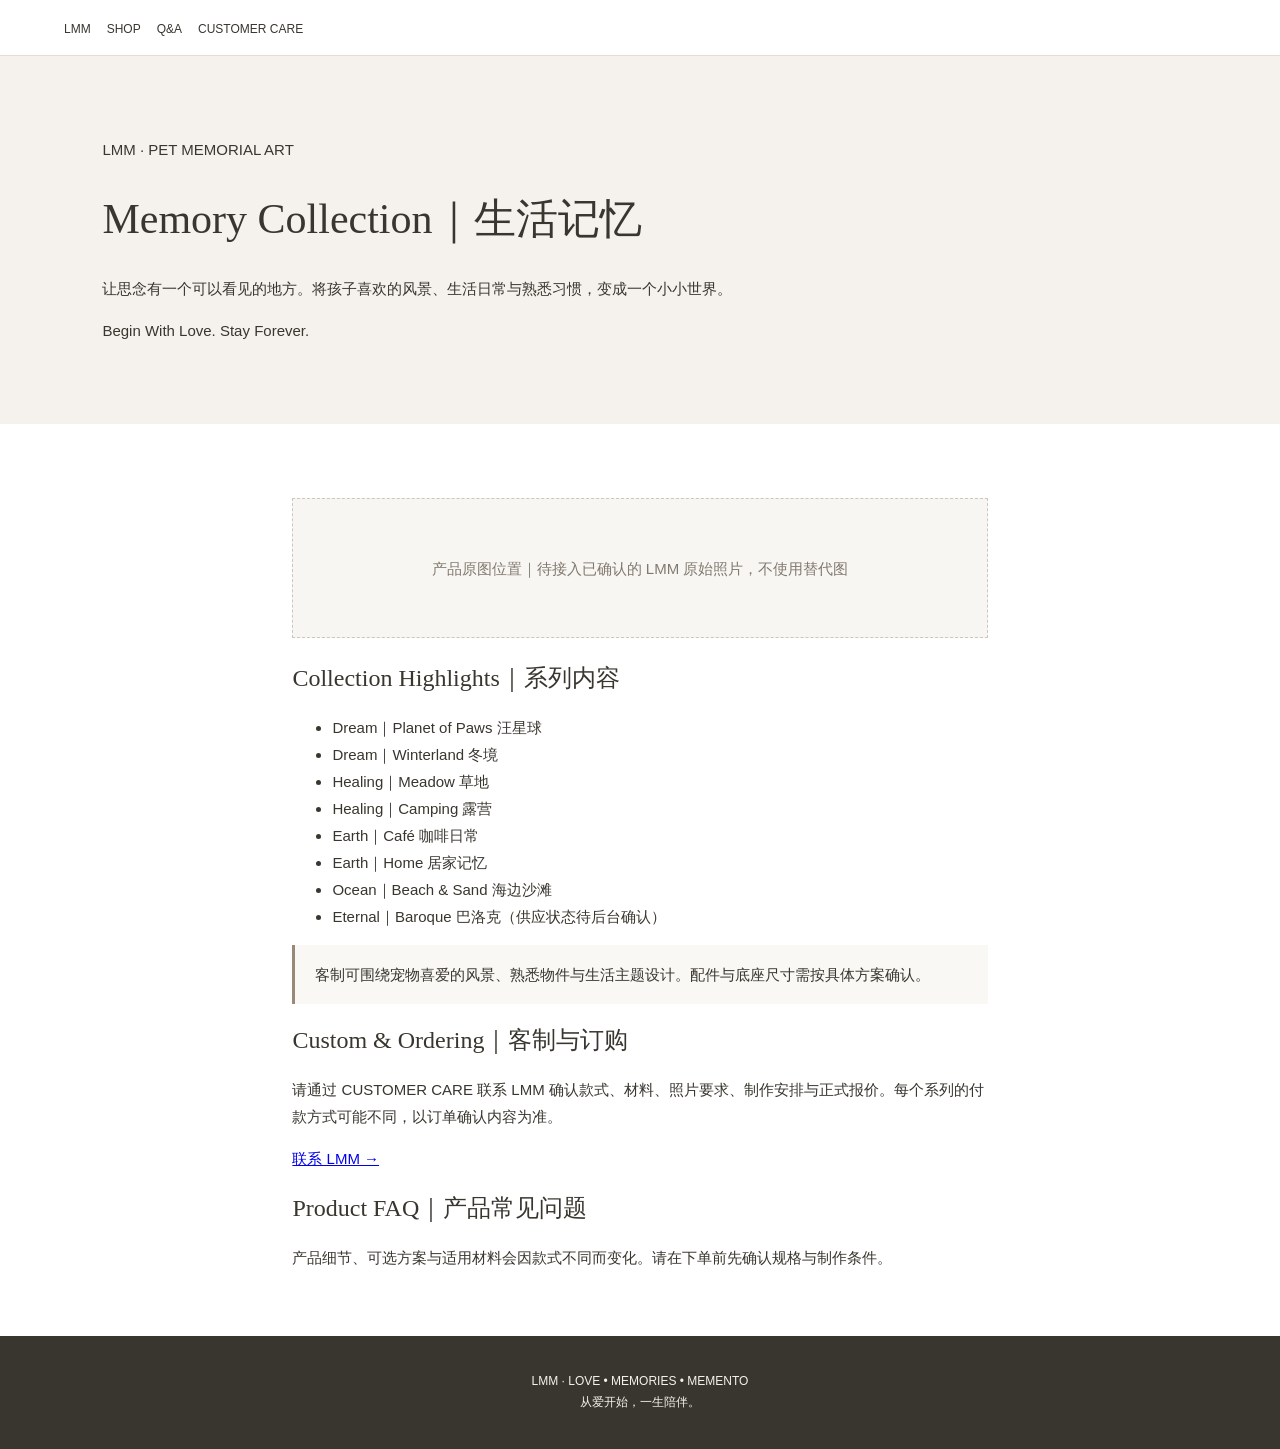
<file: products/memory.html>
<!doctype html><html lang="zh-Hans"><head><meta charset="utf-8"><meta name="viewport" content="width=device-width,initial-scale=1"><title>Memory Collection｜生活记忆｜LMM</title><link rel="stylesheet" href="../styles.css"><style>body{margin:0;color:#39362f;font:15px/1.8 Arial,"Noto Sans SC",sans-serif}.top{padding:14px 5vw;border-bottom:1px solid #e6ded4}.top a{color:#39362f;text-decoration:none;margin-right:16px;font-size:12px}.head{padding:65px 8vw;background:#f5f1ec}.head h1{font:normal clamp(28px,4vw,42px) Georgia,"Noto Serif SC",serif}.body{max-width:900px;margin:auto;padding:50px 8vw}.body h2{font:normal 24px Georgia,"Noto Serif SC",serif}.note{background:#faf8f5;border-left:3px solid #9a8976;padding:16px 20px}.gallery{min-height:140px;background:#f8f6f3;border:1px dashed #cfc5b9;display:grid;place-items:center;color:#81796e;margin:24px 0}.foot{background:#39362f;color:#f5f1ec;padding:35px 8vw;font-size:12px}</style></head><body><div class="top"><a href="../index.html">LMM</a><a href="../shop.html">SHOP</a><a href="../qa.html">Q&A</a><a href="../customer-care.html">CUSTOMER CARE</a></div><header class="head"><p> LMM · PET MEMORIAL ART </p><h1>Memory Collection｜生活记忆</h1><p>让思念有一个可以看见的地方。将孩子喜欢的风景、生活日常与熟悉习惯，变成一个小小世界。</p><p>Begin With Love. Stay Forever.</p></header><main class="body"><div class="gallery">产品原图位置｜待接入已确认的 LMM 原始照片，不使用替代图</div><h2>Collection Highlights｜系列内容</h2><ul><li>Dream｜Planet of Paws 汪星球</li><li>Dream｜Winterland 冬境</li><li>Healing｜Meadow 草地</li><li>Healing｜Camping 露营</li><li>Earth｜Café 咖啡日常</li><li>Earth｜Home 居家记忆</li><li>Ocean｜Beach & Sand 海边沙滩</li><li>Eternal｜Baroque 巴洛克（供应状态待后台确认）</li></ul><div class="note">客制可围绕宠物喜爱的风景、熟悉物件与生活主题设计。配件与底座尺寸需按具体方案确认。</div><h2>Custom & Ordering｜客制与订购</h2><p>请通过 CUSTOMER CARE 联系 LMM 确认款式、材料、照片要求、制作安排与正式报价。每个系列的付款方式可能不同，以订单确认内容为准。</p><a href="../customer-care.html">联系 LMM →</a><h2>Product FAQ｜产品常见问题</h2><p>产品细节、可选方案与适用材料会因款式不同而变化。请在下单前先确认规格与制作条件。</p></main><footer class="foot">LMM · LOVE • MEMORIES • MEMENTO<br>从爱开始，一生陪伴。</footer></body></html>
</file>
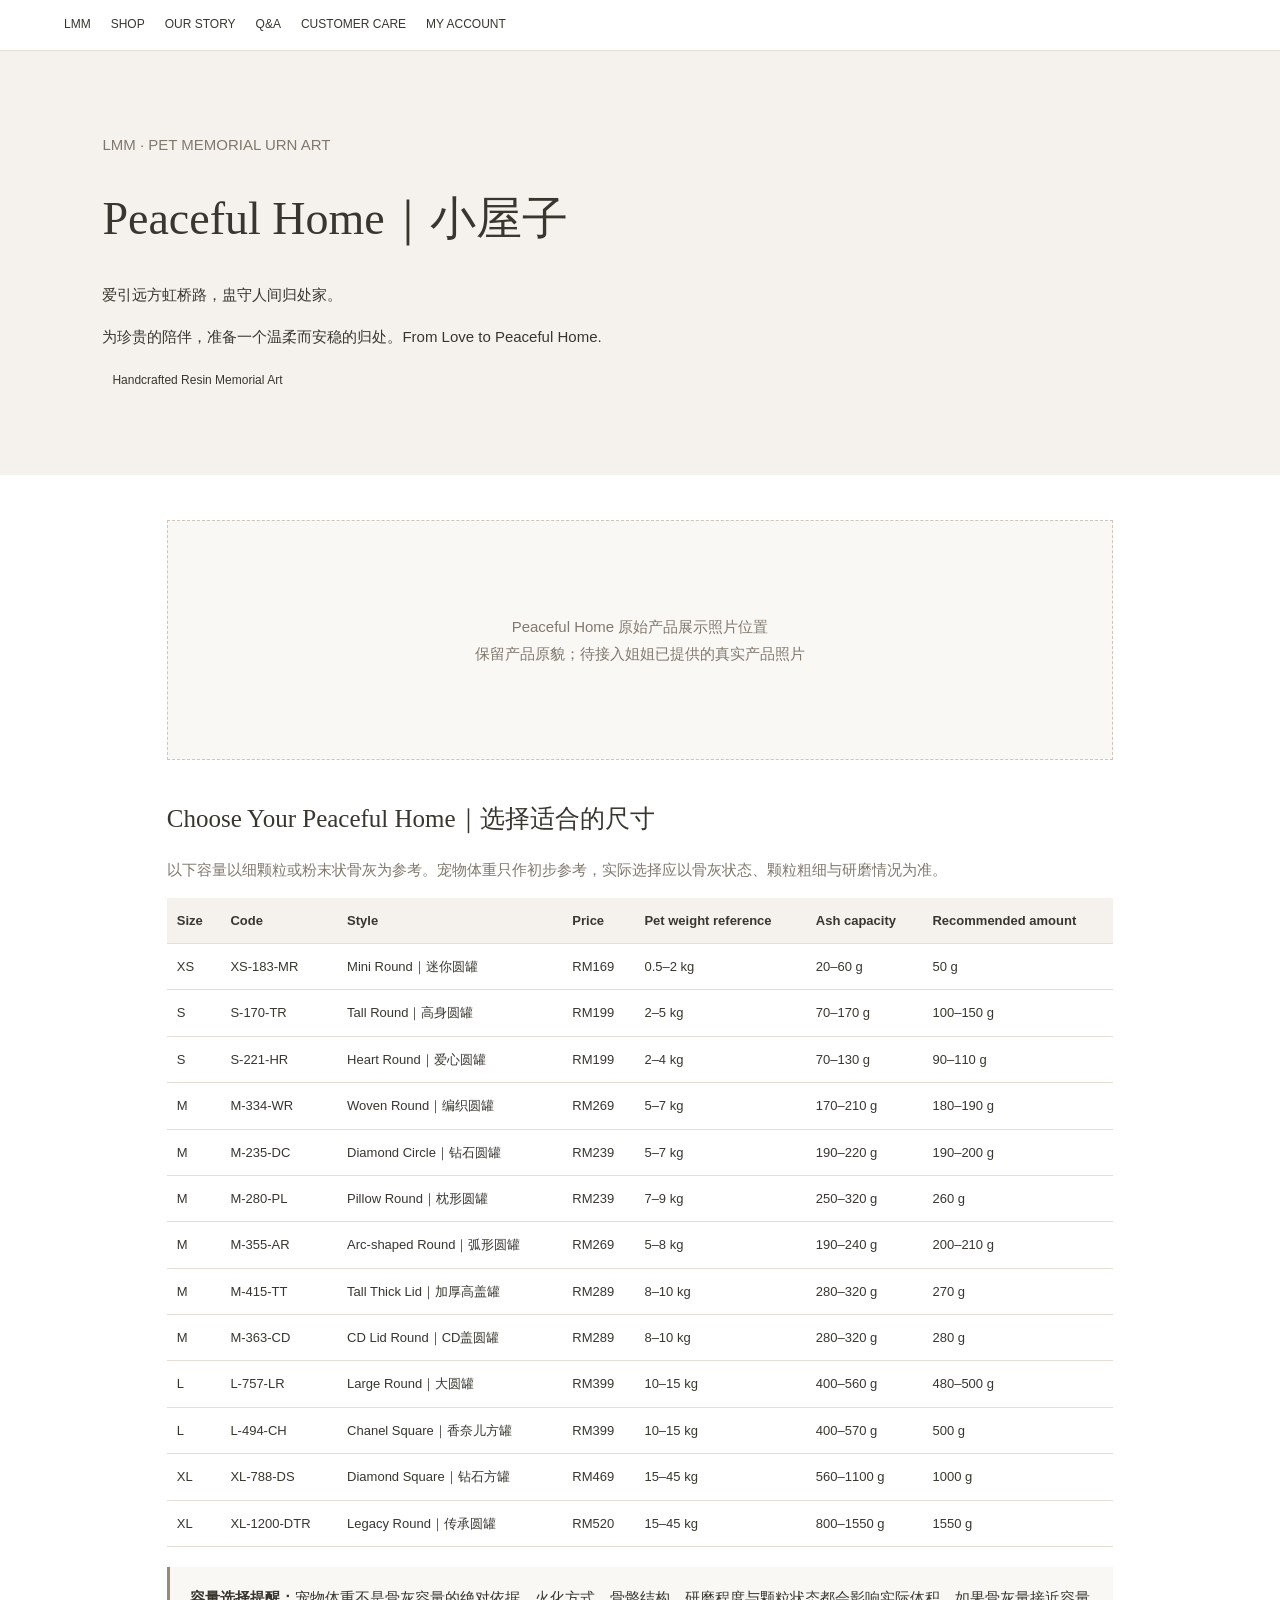
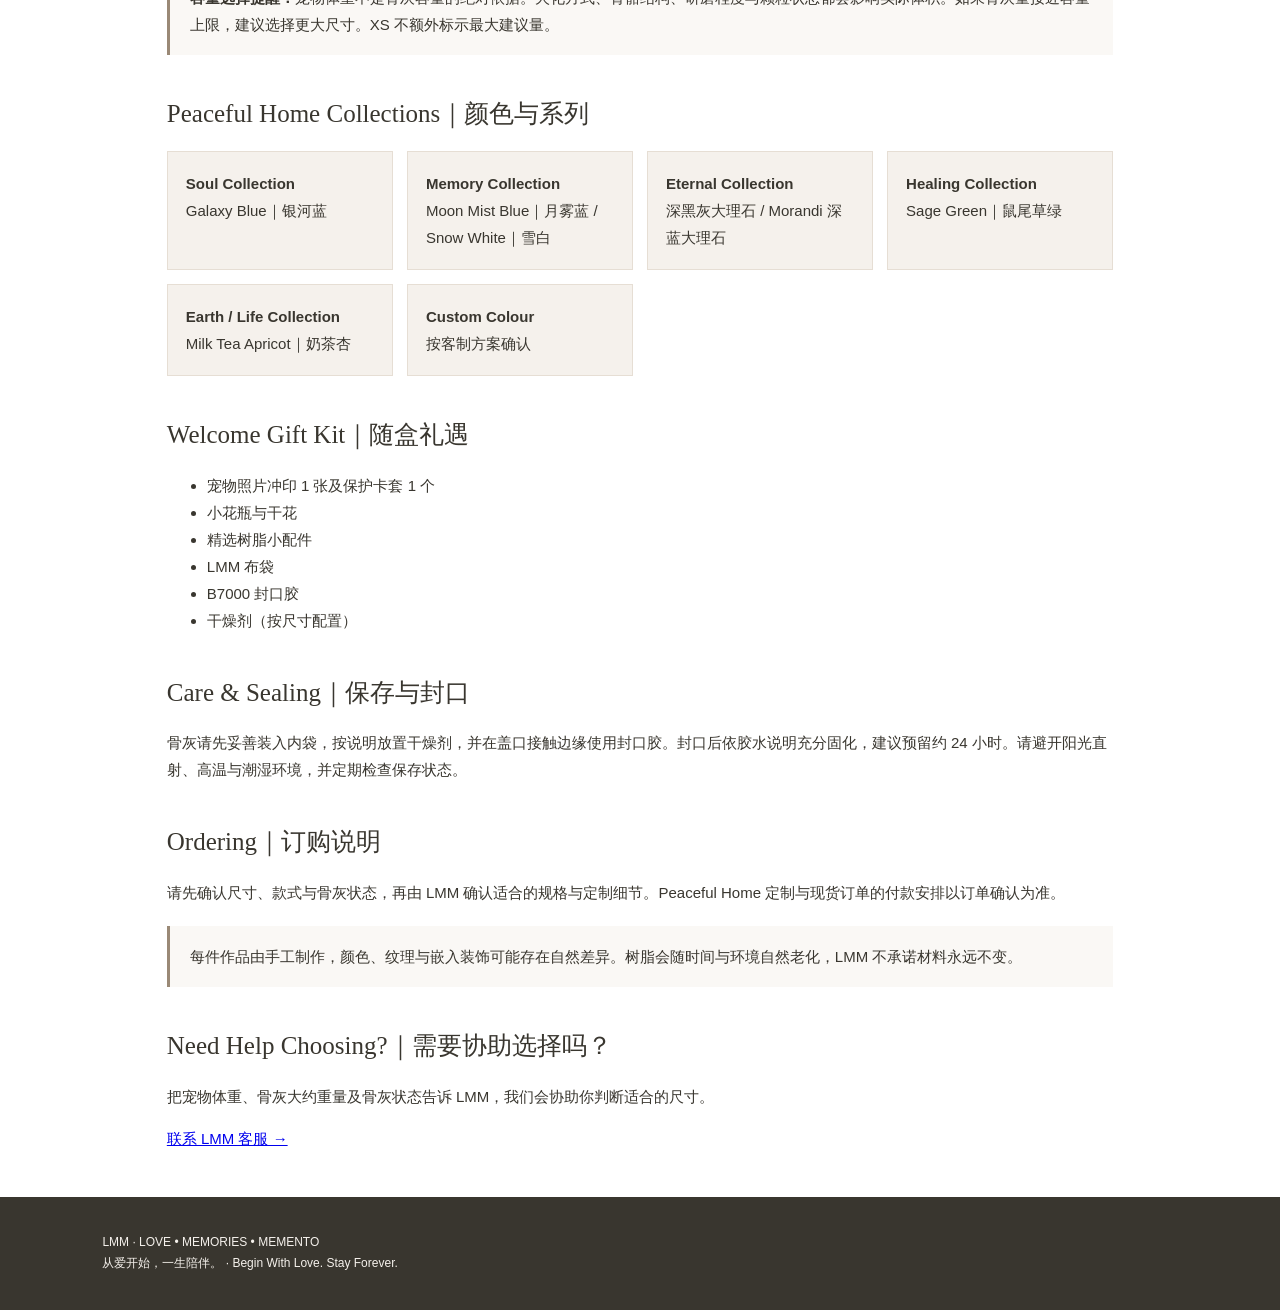
<file: products/peaceful-home.html>
<!doctype html><html lang="zh-Hans"><head><meta charset="utf-8"><meta name="viewport" content="width=device-width,initial-scale=1"><title>Peaceful Home｜小屋子｜LMM</title><style>
:root{--paper:#f5f1ec;--ink:#39362f;--muted:#81796e;--line:#e6ded4;--accent:#9a8976}*{box-sizing:border-box}body{margin:0;color:var(--ink);font:15px/1.8 Arial,"Noto Sans SC",sans-serif}.top{padding:14px 5vw;border-bottom:1px solid var(--line);display:flex;gap:20px;flex-wrap:wrap}.top a{color:var(--ink);text-decoration:none;font-size:12px}.head{padding:65px 8vw;background:var(--paper)}.head h1{font:normal clamp(30px,4vw,46px) Georgia,"Noto Serif SC",serif}.body{max-width:1100px;margin:auto;padding:45px 6vw}.body h2{font:normal 25px Georgia,"Noto Serif SC",serif;margin-top:42px}.muted{color:var(--muted)}.hero-slot{min-height:240px;background:#faf8f5;border:1px dashed #cfc5b9;display:grid;place-items:center;text-align:center;color:var(--muted);padding:20px}.table-wrap{overflow-x:auto}table{border-collapse:collapse;width:100%;min-width:760px;font-size:13px}th,td{padding:11px 10px;border-bottom:1px solid var(--line);text-align:left}th{background:var(--paper);font-weight:600}.pill{display:inline-block;padding:3px 10px;background:var(--paper);border-radius:20px;font-size:12px}.note{padding:17px 20px;background:#faf8f5;border-left:3px solid var(--accent);margin:20px 0}.grid{display:grid;grid-template-columns:repeat(auto-fit,minmax(180px,1fr));gap:14px}.card{background:var(--paper);padding:18px;border:1px solid var(--line)}.foot{background:#39362f;color:var(--paper);padding:35px 8vw;font-size:12px}
</style></head><body>
<nav class="top"><a href="../index.html">LMM</a><a href="../shop.html">SHOP</a><a href="../our-story.html">OUR STORY</a><a href="../qa.html">Q&A</a><a href="../customer-care.html">CUSTOMER CARE</a><a href="../account.html">MY ACCOUNT</a></nav>
<header class="head"><p class="muted">LMM · PET MEMORIAL URN ART</p><h1>Peaceful Home｜小屋子</h1><p>爱引远方虹桥路，盅守人间归处家。</p><p>为珍贵的陪伴，准备一个温柔而安稳的归处。From Love to Peaceful Home.</p><p><span class="pill">Handcrafted Resin Memorial Art</span></p></header>
<main class="body">
<div class="hero-slot">Peaceful Home 原始产品展示照片位置<br>保留产品原貌；待接入姐姐已提供的真实产品照片</div>
<h2>Choose Your Peaceful Home｜选择适合的尺寸</h2><p class="muted">以下容量以细颗粒或粉末状骨灰为参考。宠物体重只作初步参考，实际选择应以骨灰状态、颗粒粗细与研磨情况为准。</p>
<div class="table-wrap"><table><thead><tr><th>Size</th><th>Code</th><th>Style</th><th>Price</th><th>Pet weight reference</th><th>Ash capacity</th><th>Recommended amount</th></tr></thead><tbody>
<tr><td>XS</td><td>XS-183-MR</td><td>Mini Round｜迷你圆罐</td><td>RM169</td><td>0.5–2 kg</td><td>20–60 g</td><td>50 g</td></tr>
<tr><td>S</td><td>S-170-TR</td><td>Tall Round｜高身圆罐</td><td>RM199</td><td>2–5 kg</td><td>70–170 g</td><td>100–150 g</td></tr>
<tr><td>S</td><td>S-221-HR</td><td>Heart Round｜爱心圆罐</td><td>RM199</td><td>2–4 kg</td><td>70–130 g</td><td>90–110 g</td></tr>
<tr><td>M</td><td>M-334-WR</td><td>Woven Round｜编织圆罐</td><td>RM269</td><td>5–7 kg</td><td>170–210 g</td><td>180–190 g</td></tr>
<tr><td>M</td><td>M-235-DC</td><td>Diamond Circle｜钻石圆罐</td><td>RM239</td><td>5–7 kg</td><td>190–220 g</td><td>190–200 g</td></tr>
<tr><td>M</td><td>M-280-PL</td><td>Pillow Round｜枕形圆罐</td><td>RM239</td><td>7–9 kg</td><td>250–320 g</td><td>260 g</td></tr>
<tr><td>M</td><td>M-355-AR</td><td>Arc-shaped Round｜弧形圆罐</td><td>RM269</td><td>5–8 kg</td><td>190–240 g</td><td>200–210 g</td></tr>
<tr><td>M</td><td>M-415-TT</td><td>Tall Thick Lid｜加厚高盖罐</td><td>RM289</td><td>8–10 kg</td><td>280–320 g</td><td>270 g</td></tr>
<tr><td>M</td><td>M-363-CD</td><td>CD Lid Round｜CD盖圆罐</td><td>RM289</td><td>8–10 kg</td><td>280–320 g</td><td>280 g</td></tr>
<tr><td>L</td><td>L-757-LR</td><td>Large Round｜大圆罐</td><td>RM399</td><td>10–15 kg</td><td>400–560 g</td><td>480–500 g</td></tr>
<tr><td>L</td><td>L-494-CH</td><td>Chanel Square｜香奈儿方罐</td><td>RM399</td><td>10–15 kg</td><td>400–570 g</td><td>500 g</td></tr>
<tr><td>XL</td><td>XL-788-DS</td><td>Diamond Square｜钻石方罐</td><td>RM469</td><td>15–45 kg</td><td>560–1100 g</td><td>1000 g</td></tr>
<tr><td>XL</td><td>XL-1200-DTR</td><td>Legacy Round｜传承圆罐</td><td>RM520</td><td>15–45 kg</td><td>800–1550 g</td><td>1550 g</td></tr>
</tbody></table></div>
<div class="note"><strong>容量选择提醒：</strong>宠物体重不是骨灰容量的绝对依据。火化方式、骨骼结构、研磨程度与颗粒状态都会影响实际体积。如果骨灰量接近容量上限，建议选择更大尺寸。XS 不额外标示最大建议量。</div>
<h2>Peaceful Home Collections｜颜色与系列</h2><div class="grid">
<div class="card"><strong>Soul Collection</strong><br>Galaxy Blue｜银河蓝</div><div class="card"><strong>Memory Collection</strong><br>Moon Mist Blue｜月雾蓝 / Snow White｜雪白</div><div class="card"><strong>Eternal Collection</strong><br>深黑灰大理石 / Morandi 深蓝大理石</div><div class="card"><strong>Healing Collection</strong><br>Sage Green｜鼠尾草绿</div><div class="card"><strong>Earth / Life Collection</strong><br>Milk Tea Apricot｜奶茶杏</div><div class="card"><strong>Custom Colour</strong><br>按客制方案确认</div></div>
<h2>Welcome Gift Kit｜随盒礼遇</h2><ul><li>宠物照片冲印 1 张及保护卡套 1 个</li><li>小花瓶与干花</li><li>精选树脂小配件</li><li>LMM 布袋</li><li>B7000 封口胶</li><li>干燥剂（按尺寸配置）</li></ul>
<h2>Care & Sealing｜保存与封口</h2><p>骨灰请先妥善装入内袋，按说明放置干燥剂，并在盖口接触边缘使用封口胶。封口后依胶水说明充分固化，建议预留约 24 小时。请避开阳光直射、高温与潮湿环境，并定期检查保存状态。</p>
<h2>Ordering｜订购说明</h2><p>请先确认尺寸、款式与骨灰状态，再由 LMM 确认适合的规格与定制细节。Peaceful Home 定制与现货订单的付款安排以订单确认为准。</p>
<div class="note">每件作品由手工制作，颜色、纹理与嵌入装饰可能存在自然差异。树脂会随时间与环境自然老化，LMM 不承诺材料永远不变。</div>
<h2>Need Help Choosing?｜需要协助选择吗？</h2><p>把宠物体重、骨灰大约重量及骨灰状态告诉 LMM，我们会协助你判断适合的尺寸。</p><a href="../customer-care.html">联系 LMM 客服 →</a>
</main><footer class="foot">LMM · LOVE • MEMORIES • MEMENTO<br>从爱开始，一生陪伴。 · Begin With Love. Stay Forever.</footer></body></html>
</file>
<file: styles.css>
:root{--paper:#f5f1ec;--ink:#383630;--muted:#777168;--line:#e4ddd4;--accent:#9a8976}*{box-sizing:border-box}html{scroll-behavior:smooth}body{margin:0;background:#fff;color:var(--ink);font-family:Inter,"Noto Sans SC","Microsoft YaHei",sans-serif;line-height:1.75}.site-header{position:sticky;top:0;z-index:5;background:#fffF;border-bottom:1px solid var(--line);backdrop-filter:blur(12px);display:flex;align-items:center;justify-content:space-between;padding:12px 4.5%;gap:24px}.brand{display:flex;align-items:center;gap:10px;color:inherit;text-decoration:none;font-size:11px;letter-spacing:2px;white-space:nowrap}.brand img{width:42px;height:42px;object-fit:contain}.site-header nav{display:flex;gap:20px;flex-wrap:wrap}.site-header nav a,.admin-link{color:var(--ink);text-decoration:none;font-size:13px}.tools{display:flex;gap:12px;align-items:center}.tools button,.link-button{border:1px solid var(--line);background:white;padding:8px 14px;border-radius:30px;color:inherit;text-decoration:none}.hero{background:var(--paper);display:grid;grid-template-columns:1.05fr .95fr;min-height:590px}.hero-image{min-height:520px;background:#e9e2d9;display:grid;place-items:center}.hero-image img{width:100%;height:100%;object-fit:cover}.hero-copy{padding:7% 9%;align-self:center}.hero-copy h1{font-size:clamp(28px,3vw,44px);line-height:1.35;font-weight:500}.hero-copy h2{font-size:20px;font-weight:500}.hero-copy strong{letter-spacing:.5px}.eyebrow{font-size:11px;letter-spacing:3px;color:var(--accent)}.intro,.section,.process{padding:90px max(7%,calc((100% - 1120px)/2));}.intro{max-width:1100px;margin:auto}.intro p{max-width:850px}.section{background:var(--paper)}.section-heading{text-align:center;margin-bottom:36px}.section-heading h2,.intro h2,.process h2,.feature h2{font-size:34px;font-weight:500}.product-grid{display:grid;grid-template-columns:repeat(3,1fr);gap:18px}.product-grid article{min-height:170px;padding:28px;background:#fff;border:1px solid var(--line);display:flex;flex-direction:column;justify-content:end}.product-grid h3{font-size:18px;font-weight:500;margin:0}.product-grid p{margin:4px 0;color:var(--muted)}.product-grid small{color:var(--muted)}.steps{display:grid;grid-template-columns:repeat(5,1fr);gap:12px}.steps span{padding:18px;background:var(--paper);font-size:14px}.feature{display:grid;grid-template-columns:1fr 1fr;gap:40px;align-items:center;padding:75px 9%;border-top:1px solid var(--line)}.feature img{width:100%;max-height:420px;object-fit:cover;border-radius:4px}.link-button{display:inline-block;margin-top:12px}footer{text-align:center;background:#f5f1ec;padding:36px 20px;font-size:13px}@media(max-width:900px){.site-header{align-items:flex-start;flex-wrap:wrap}.site-header nav{order:3;width:100%;gap:12px}.hero,.feature{grid-template-columns:1fr}.hero-image{min-height:280px}.hero-copy{padding:36px 7%}.product-grid{grid-template-columns:repeat(2,1fr)}.steps{grid-template-columns:1fr 1fr}}@media(max-width:520px){.product-grid{grid-template-columns:1fr}.steps{grid-template-columns:1fr}.intro,.section,.process{padding:55px 6%}.brand{font-size:9px}}
</file>
